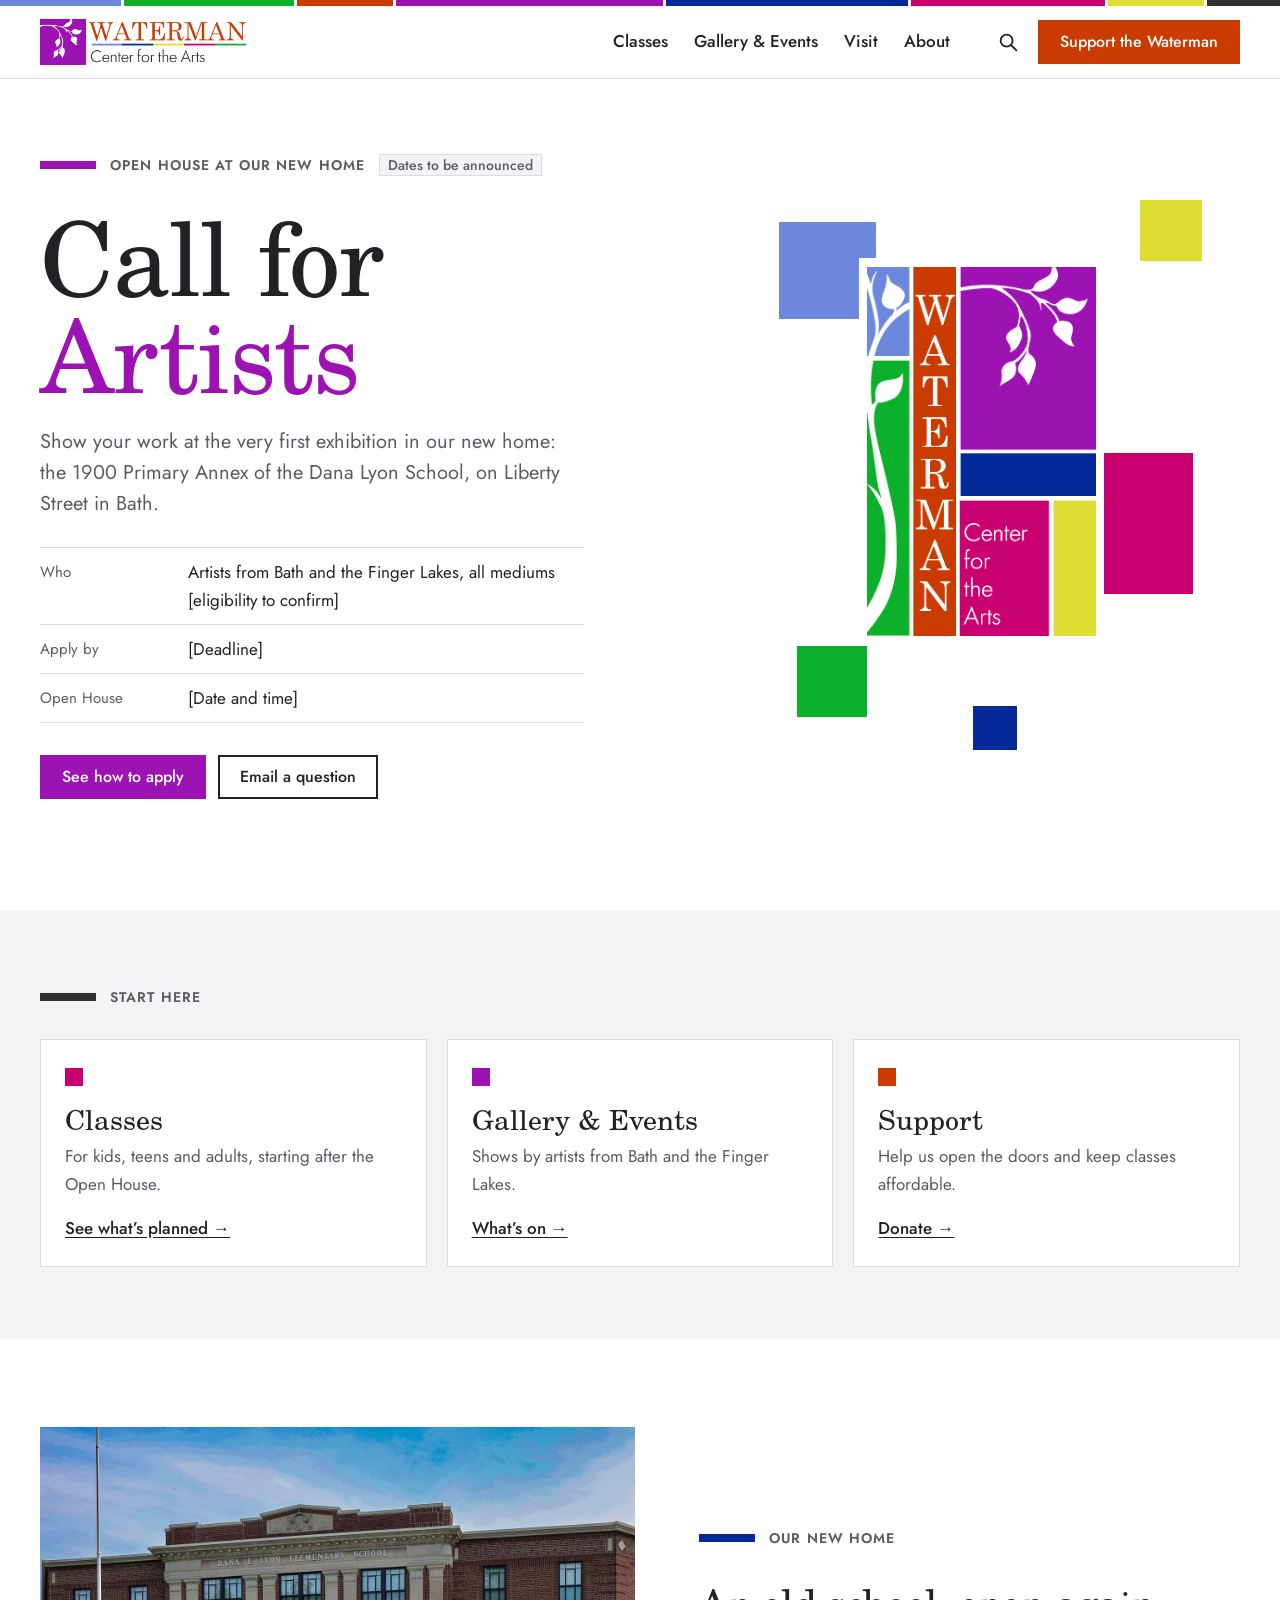
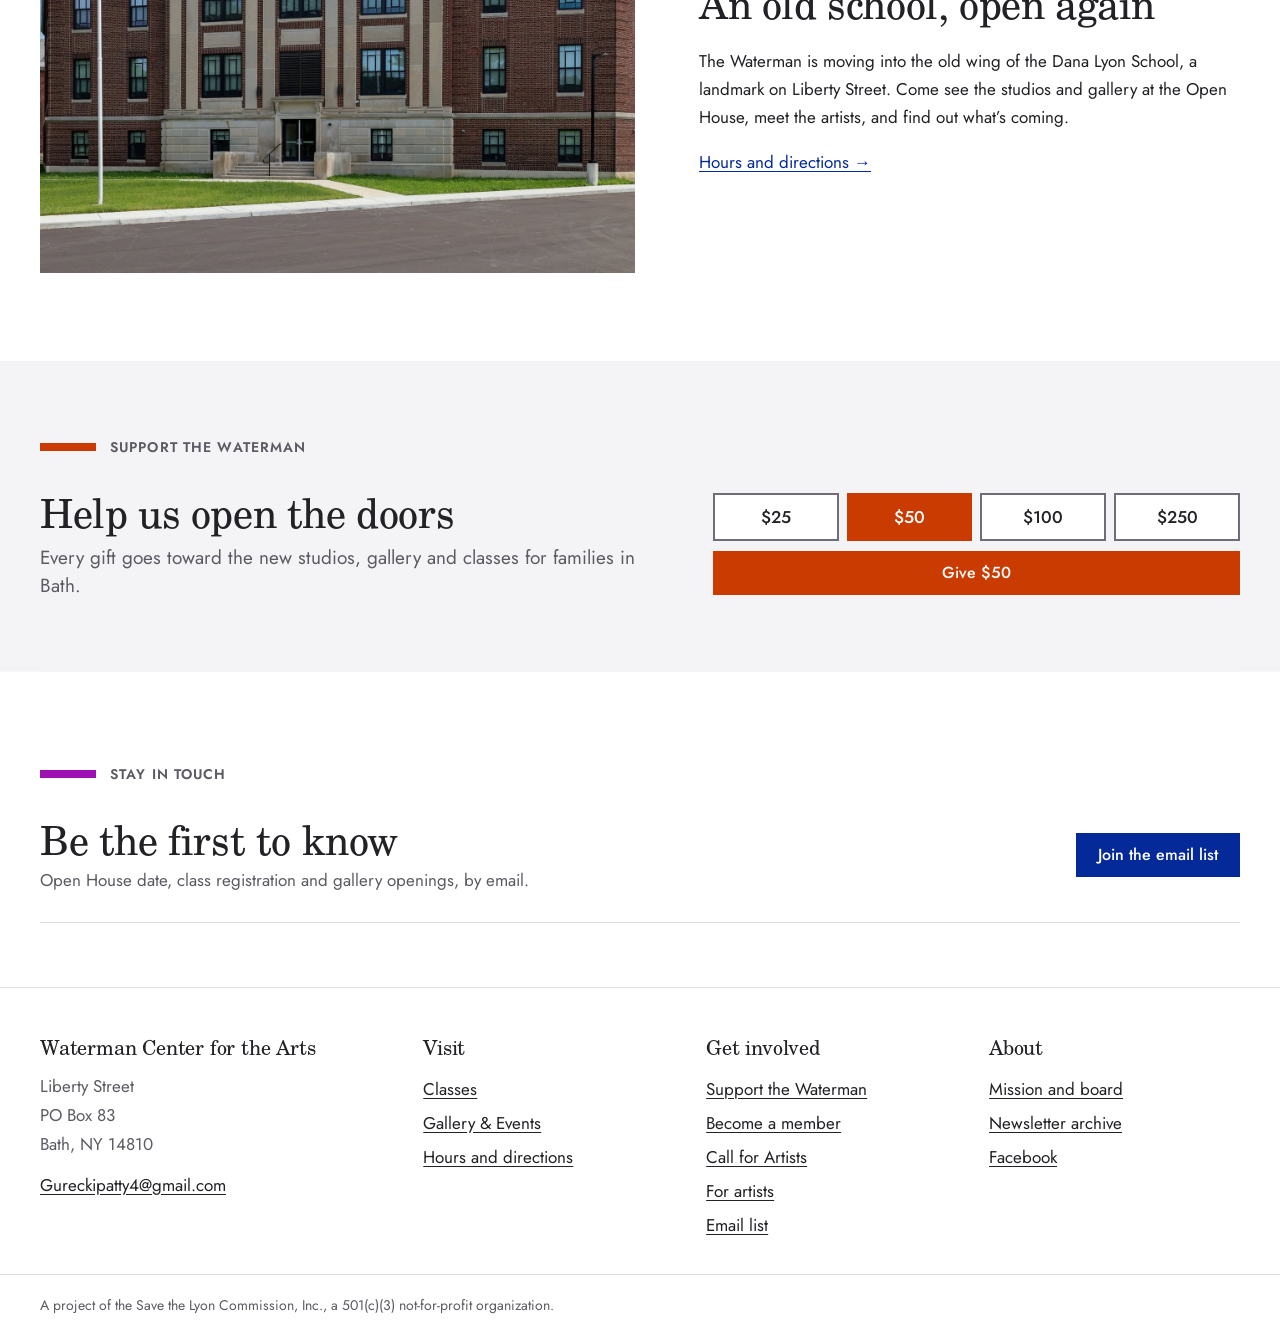
<file: index.html>
<!doctype html>
<html lang="en">
<head>
<meta charset="utf-8">
<meta name="viewport" content="width=device-width, initial-scale=1, viewport-fit=cover">
<title>Waterman Center for the Arts | Bath, New York</title>
<meta name="description" content="A community arts center in Bath, New York. Call for Artists for our Open House, classes for every age, gallery shows and events.">
<link rel="icon" href="images/waterman-icon.png">
<link rel="preconnect" href="https://fonts.googleapis.com">
<link rel="preconnect" href="https://fonts.gstatic.com" crossorigin>
<link href="https://fonts.googleapis.com/css2?family=Jost:wght@400;500;600&display=swap" rel="stylesheet">
<link rel="stylesheet" href="css/styles.css">
</head>
<body data-page="home">
<a class="skip" href="#main">Skip to content</a>
<header class="site">
  <div class="strip" aria-hidden="true"><i style="background:var(--periwinkle);flex-grow:1"></i><i style="background:var(--green);flex-grow:1.4"></i><i style="background:var(--rust);flex-grow:.8"></i><i style="background:var(--purple);flex-grow:2.2"></i><i style="background:var(--cobalt);flex-grow:2"></i><i style="background:var(--magenta);flex-grow:1.6"></i><i style="background:var(--chartreuse);flex-grow:.8"></i><i style="background:var(--charcoal);flex-grow:.6"></i></div>
  <div class="wrap bar">
    <a class="brand" href="index.html"><picture><source media="(prefers-color-scheme: dark)" srcset="images/waterman-horizontal-reversed.png"><img src="images/waterman-horizontal.png" alt="Waterman Center for the Arts, home" width="726" height="162"></picture></a>
    <nav class="main" id="nav" aria-label="Main">
      <ul>
        <li><a href="classes.html">Classes</a></li>
                <li><a href="gallery.html">Gallery &amp; Events</a></li>
        <li><a href="visit.html">Visit</a></li>
        <li><a href="about.html">About</a></li>
      </ul>
    </nav>
    <div class="actions">
      <button class="search-btn" type="button" aria-label="Search" aria-expanded="false" aria-controls="search-panel"><svg viewBox="0 0 24 24" width="22" height="22" aria-hidden="true" fill="none" stroke="currentColor" stroke-width="2" stroke-linecap="square"><circle cx="10.5" cy="10.5" r="6.5"/><path d="M15.5 15.5 21 21"/></svg></button>
      <a class="btn btn-give" href="support.html">Support<span class="long">&nbsp;the Waterman</span></a>
      <button class="menu-btn" type="button" aria-expanded="false" aria-controls="nav">Menu</button>
    </div>
  </div>
  <div class="search-panel" id="search-panel" hidden>
    <div class="wrap">
      <form class="search-form" role="search" onsubmit="return false">
        <label for="q" class="sr">Search the site</label>
        <svg viewBox="0 0 24 24" width="22" height="22" aria-hidden="true" fill="none" stroke="currentColor" stroke-width="2" stroke-linecap="square"><circle cx="10.5" cy="10.5" r="6.5"/><path d="M15.5 15.5 21 21"/></svg>
        <input id="q" type="search" placeholder="Search classes, events, the Call for Artists…" autocomplete="off">
        <button type="button" class="search-close">Close</button>
      </form>
      <p class="search-hint" id="search-status" aria-live="polite">Try “clay”, “kids”, “open house” or “hours”.</p>
      <ul class="search-results" id="search-results"></ul>
    </div>
  </div>
</header>

<main id="main">

  <section class="hero2" aria-labelledby="h-call">
    <div class="wrap hero2-grid">
      <div class="hero2-copy">
        <div class="secbar" style="--bar:var(--purple)"><span>Open House at our new home</span><span class="tag" style="text-transform:none;letter-spacing:0;font-weight:500">Dates to be announced</span></div>
        <h1 id="h-call">Call for <em>Artists</em></h1>
        <p class="lede">Show your work at the very first exhibition in our new home: the 1900 Primary Annex of the Dana Lyon School, on Liberty Street in Bath.</p>
        <dl class="keyfacts">
          <div><dt>Who</dt><dd>Artists from Bath and the Finger Lakes, all mediums [eligibility to confirm]</dd></div>
          <div><dt>Apply by</dt><dd>[Deadline]</dd></div>
          <div><dt>Open House</dt><dd>[Date and time]</dd></div>
        </dl>
        <div class="cta">
          <a class="btn btn-gallery" href="call-for-artists.html">See how to apply</a>
          <a class="btn btn-outline" href="mailto:Gureckipatty4@gmail.com?subject=Call%20for%20Artists">Email a question</a>
        </div>
      </div>
      <div class="hero2-art" aria-hidden="true">
        <span class="fb fb1"></span><span class="fb fb2"></span><span class="fb fb3"></span><span class="fb fb4"></span><span class="fb fb5"></span>
        <img class="hero2-logo" src="images/waterman-vertical-color.png" alt="" width="493" height="797">
      </div>
    </div>
  </section>

  <div class="wrap">
    <section class="band alt" aria-labelledby="h-doors">
      <div class="secbar" style="--bar:var(--charcoal)"><span id="h-doors">Start here</span></div>
      <div class="doors">
        <a class="door" href="classes.html"><span class="chip" style="background:var(--magenta)"></span><strong>Classes</strong><span>For kids, teens and adults, starting after the Open House.</span><span class="go">See what’s planned →</span></a>
        <a class="door" href="gallery.html"><span class="chip" style="background:var(--purple)"></span><strong>Gallery &amp; Events</strong><span>Shows by artists from Bath and the Finger Lakes.</span><span class="go">What’s on →</span></a>
        <a class="door" href="support.html"><span class="chip" style="background:var(--rust)"></span><strong>Support</strong><span>Help us open the doors and keep classes affordable.</span><span class="go">Donate →</span></a>
      </div>
    </section>

    <section class="band" aria-labelledby="h-place">
      <div class="place">
        <div class="place-media"><img src="images/dana-lyon-school.jpg" alt="The Dana L. Lyon School on Liberty Street, Bath"></div>
        <div class="place-copy">
          <div class="secbar" style="--bar:var(--cobalt)"><span>Our new home</span></div>
          <h2 id="h-place">An old school, open again</h2>
          <p>The Waterman is moving into the old wing of the Dana Lyon School, a landmark on Liberty Street. Come see the studios and gallery at the Open House, meet the artists, and find out what’s coming.</p>
          <a href="visit.html">Hours and directions →</a>
        </div>
      </div>
    </section>

    <section class="band alt">
      <div class="secbar" style="--bar:var(--rust)"><span>Support the Waterman</span></div>
      <div class="give2" aria-labelledby="h-give">
        <div>
          <h2 id="h-give">Help us open the doors</h2>
          <p class="muted">Every gift goes toward the new studios, gallery and classes for families in Bath.</p>
        </div>
        <div>
          <div class="amts" role="group" aria-label="Gift amount" data-amts>
            <button type="button" aria-pressed="false" data-amt="25">$25</button>
            <button type="button" aria-pressed="true" data-amt="50">$50</button>
            <button type="button" aria-pressed="false" data-amt="100">$100</button>
            <button type="button" aria-pressed="false" data-amt="250">$250</button>
          </div>
          <a class="btn btn-give gobtn" href="support.html?amount=50" data-give>Give $50</a>
        </div>
      </div>
    </section>

    <section class="band">
      <div class="secbar" style="--bar:var(--purple)"><span>Stay in touch</span></div>
      <div class="signup">
        <div><h2>Be the first to know</h2><p class="muted">Open House date, class registration and gallery openings, by email.</p></div>
        <a class="btn btn-primary" href="mailto:Gureckipatty4@gmail.com?subject=Add%20me%20to%20the%20Waterman%20email%20list">Join the email list</a>
      </div>
    </section>
  </div>
</main>

<footer class="site">
  <div class="wrap cols">
    <div>
      <h2>Waterman Center for the Arts</h2>
      <address class="address">Liberty Street<br>PO Box 83<br>Bath, NY 14810</address>
      <p style="margin-top:12px"><a href="mailto:Gureckipatty4@gmail.com">Gureckipatty4@gmail.com</a></p>
    </div>
    <div><h2>Visit</h2><ul><li><a href="classes.html">Classes</a></li><li><a href="gallery.html">Gallery &amp; Events</a></li><li><a href="visit.html">Hours and directions</a></li></ul></div>
    <div><h2>Get involved</h2><ul><li><a href="support.html">Support the Waterman</a></li><li><a href="support.html">Become a member</a></li><li><a href="call-for-artists.html">Call for Artists</a></li><li><a href="about.html#artists">For artists</a></li><li><a href="mailto:Gureckipatty4@gmail.com?subject=Add%20me%20to%20the%20Waterman%20email%20list">Email list</a></li></ul></div>
    <div><h2>About</h2><ul><li><a href="about.html">Mission and board</a></li><li><a href="about.html#archive">Newsletter archive</a></li><li><a href="https://www.facebook.com/Save-the-LyonWaterman-Arts-Centre-255242411162352/">Facebook</a></li></ul></div>
  </div>
  <div class="wrap legal">A project of the Save the Lyon Commission, Inc., a 501(c)(3) not-for-profit organization.</div>
</footer>

<script src="js/data.js"></script>
<script src="js/search-index.js"></script>
<script src="js/main.js"></script>
</body>
</html>
</file>
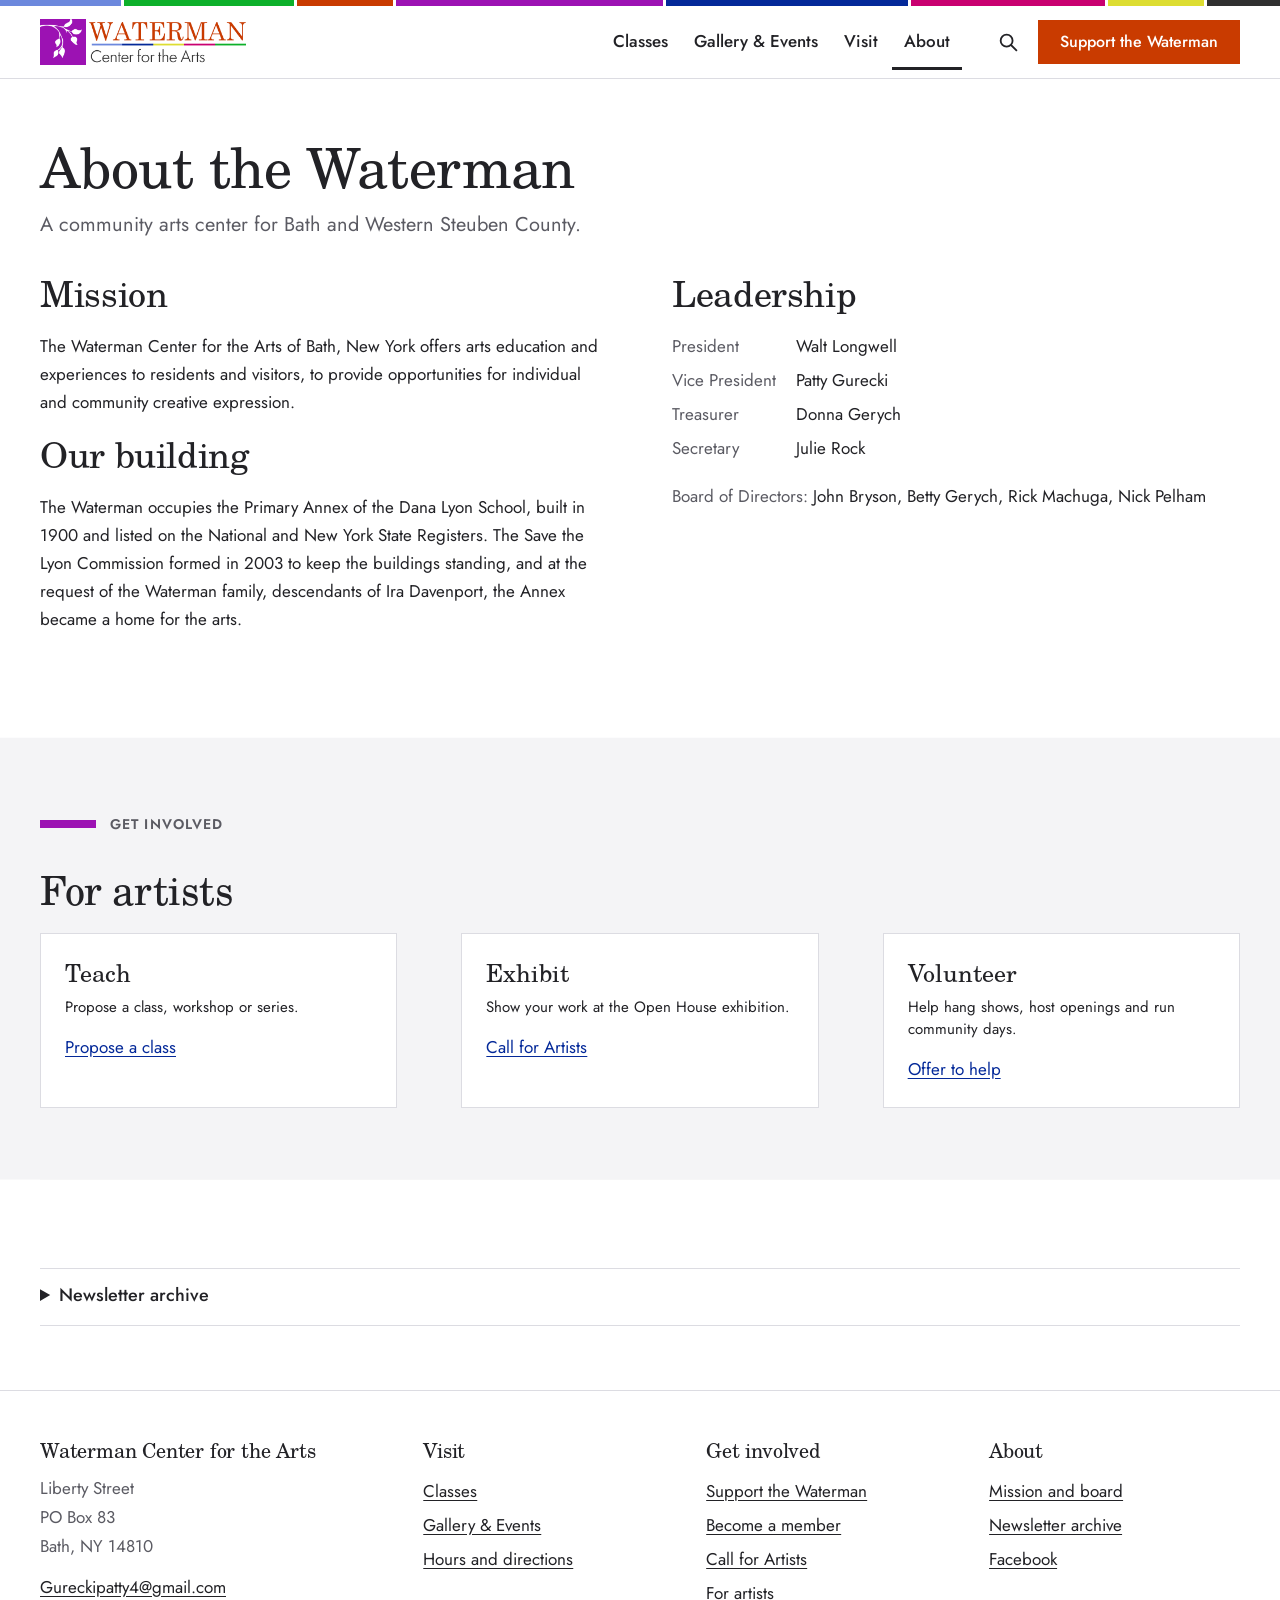
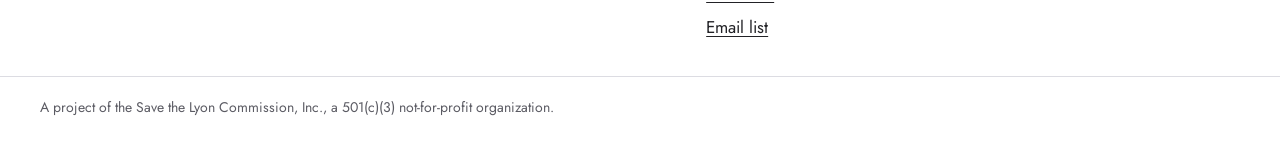
<file: about.html>
<!doctype html>
<html lang="en">
<head>
<meta charset="utf-8">
<meta name="viewport" content="width=device-width, initial-scale=1, viewport-fit=cover">
<title>About | Waterman Center for the Arts</title>
<meta name="description" content="Mission, building history and leadership of the Waterman Center for the Arts.">
<link rel="icon" href="images/waterman-icon.png">
<link rel="preconnect" href="https://fonts.googleapis.com">
<link rel="preconnect" href="https://fonts.gstatic.com" crossorigin>
<link href="https://fonts.googleapis.com/css2?family=Jost:wght@400;500;600&display=swap" rel="stylesheet">
<link rel="stylesheet" href="css/styles.css">
</head>
<body data-page="about">
<a class="skip" href="#main">Skip to content</a>
<header class="site">
  <div class="strip" aria-hidden="true"><i style="background:var(--periwinkle);flex-grow:1"></i><i style="background:var(--green);flex-grow:1.4"></i><i style="background:var(--rust);flex-grow:.8"></i><i style="background:var(--purple);flex-grow:2.2"></i><i style="background:var(--cobalt);flex-grow:2"></i><i style="background:var(--magenta);flex-grow:1.6"></i><i style="background:var(--chartreuse);flex-grow:.8"></i><i style="background:var(--charcoal);flex-grow:.6"></i></div>
  <div class="wrap bar">
    <a class="brand" href="index.html"><picture><source media="(prefers-color-scheme: dark)" srcset="images/waterman-horizontal-reversed.png"><img src="images/waterman-horizontal.png" alt="Waterman Center for the Arts, home" width="726" height="162"></picture></a>
    <nav class="main" id="nav" aria-label="Main">
      <ul>
        <li><a href="classes.html">Classes</a></li>
                <li><a href="gallery.html">Gallery &amp; Events</a></li>
        <li><a href="visit.html">Visit</a></li>
        <li><a href="about.html" aria-current="page">About</a></li>
      </ul>
    </nav>
    <div class="actions">
      <button class="search-btn" type="button" aria-label="Search" aria-expanded="false" aria-controls="search-panel"><svg viewBox="0 0 24 24" width="22" height="22" aria-hidden="true" fill="none" stroke="currentColor" stroke-width="2" stroke-linecap="square"><circle cx="10.5" cy="10.5" r="6.5"/><path d="M15.5 15.5 21 21"/></svg></button>
      <a class="btn btn-give" href="support.html">Support<span class="long">&nbsp;the Waterman</span></a>
      <button class="menu-btn" type="button" aria-expanded="false" aria-controls="nav">Menu</button>
    </div>
  </div>
  <div class="search-panel" id="search-panel" hidden>
    <div class="wrap">
      <form class="search-form" role="search" onsubmit="return false">
        <label for="q" class="sr">Search the site</label>
        <svg viewBox="0 0 24 24" width="22" height="22" aria-hidden="true" fill="none" stroke="currentColor" stroke-width="2" stroke-linecap="square"><circle cx="10.5" cy="10.5" r="6.5"/><path d="M15.5 15.5 21 21"/></svg>
        <input id="q" type="search" placeholder="Search classes, events, the Call for Artists…" autocomplete="off">
        <button type="button" class="search-close">Close</button>
      </form>
      <p class="search-hint" id="search-status" aria-live="polite">Try “clay”, “kids”, “open house” or “hours”.</p>
      <ul class="search-results" id="search-results"></ul>
    </div>
  </div>
</header>

<main id="main" style="--accent:var(--cobalt)">

  <div class="wrap">
    <div class="pagehead"><div><h1>About the Waterman</h1><p class="lede prose">A community arts center for Bath and Western Steuben County.</p></div></div>
    <div class="split">
      <div class="prose">
        <h2>Mission</h2>
        <p>The Waterman Center for the Arts of Bath, New York offers arts education and experiences to residents and visitors, to provide opportunities for individual and community creative expression.</p>
        <h2>Our building</h2>
        <p>The Waterman occupies the Primary Annex of the Dana Lyon School, built in 1900 and listed on the National and New York State Registers. The Save the Lyon Commission formed in 2003 to keep the buildings standing, and at the request of the Waterman family, descendants of Ira Davenport, the Annex became a home for the arts.</p>
      </div>
      <div>
        <h2>Leadership</h2>
        <dl class="facts"><dt>President</dt><dd>Walt Longwell</dd><dt>Vice President</dt><dd>Patty Gurecki</dd><dt>Treasurer</dt><dd>Donna Gerych</dd><dt>Secretary</dt><dd>Julie Rock</dd></dl>
        <p><span class="muted">Board of Directors:</span> John Bryson, Betty Gerych, Rick Machuga, Nick Pelham</p>
      </div>
    </div>
    <section class="band alt" id="artists" aria-labelledby="h-artists">
      <div class="secbar" style="--bar:var(--purple)"><span>Get involved</span></div>
      <h2 id="h-artists">For artists</h2>
      <div class="split" style="grid-template-columns:repeat(3,minmax(0,1fr))">
        <div class="aside"><h3>Teach</h3><p class="small">Propose a class, workshop or series.</p><a href="mailto:Gureckipatty4@gmail.com?subject=Class%20proposal">Propose a class</a></div>
        <div class="aside"><h3>Exhibit</h3><p class="small">Show your work at the Open House exhibition.</p><a href="call-for-artists.html">Call for Artists</a></div>
        <div class="aside"><h3>Volunteer</h3><p class="small">Help hang shows, host openings and run community days.</p><a href="mailto:Gureckipatty4@gmail.com?subject=Volunteering">Offer to help</a></div>
      </div>
    </section>
    <section class="band" id="archive">
      <details>
        <summary>Newsletter archive</summary>
        <ul class="plain" style="columns:2 260px;column-gap:40px;margin-top:12px">
<li><a href="http://watermancenterforthearts.org/wp-content/uploads/2022/03/2020-newslettercomplete.pdf">2020 Newsletter</a></li>
<li><a href="http://watermancenterforthearts.org/wp-content/uploads/2022/02/2019-Newsletter.pdf">2019 End of Year Newsletter</a></li>
<li><a href="http://watermancenterforthearts.org/wp-content/uploads/2019/11/2019-newsletter.pdf">2019 Spring Newsletter</a></li>
<li><a href="http://watermancenterforthearts.org/wp-content/uploads/2019/11/2016-newsletter.pdf">2016 End of Year Newsletter</a></li>
<li><a href="http://watermancenterforthearts.org/wp-content/uploads/2019/11/2015-newsletter.pdf">2015 End of Year Newsletter</a></li>
<li><a href="http://watermancenterforthearts.org/wp-content/uploads/2019/11/stlc2013news.pdf">2013 End of Year Newsletter</a></li>
<li><a href="http://watermancenterforthearts.org/wp-content/uploads/2019/11/2013-Lyon-Newsletter.pdf">2013 Spring Newsletter</a></li>
<li><a href="http://watermancenterforthearts.org/wp-content/uploads/2019/11/Waterman-January-Newsletter-2012.pdf">2012 Newsletter</a></li>
<li><a href="http://watermancenterforthearts.org/wp-content/uploads/2019/11/nov2010-newsletter.pdf">2010 Newsletter</a></li>
<li><a href="http://watermancenterforthearts.org/wp-content/uploads/2021/05/stlc2005julyaugnewsletter.pdf">2005 July/August Newsletter</a></li>
<li><a href="http://watermancenterforthearts.org/wp-content/uploads/2021/05/stlc2005newsletter.pdf">2005 February Newsletter</a></li>
        </ul>
      </details>
    </section>
  </div>
</main>

<footer class="site">
  <div class="wrap cols">
    <div>
      <h2>Waterman Center for the Arts</h2>
      <address class="address">Liberty Street<br>PO Box 83<br>Bath, NY 14810</address>
      <p style="margin-top:12px"><a href="mailto:Gureckipatty4@gmail.com">Gureckipatty4@gmail.com</a></p>
    </div>
    <div><h2>Visit</h2><ul><li><a href="classes.html">Classes</a></li><li><a href="gallery.html">Gallery &amp; Events</a></li><li><a href="visit.html">Hours and directions</a></li></ul></div>
    <div><h2>Get involved</h2><ul><li><a href="support.html">Support the Waterman</a></li><li><a href="support.html">Become a member</a></li><li><a href="call-for-artists.html">Call for Artists</a></li><li><a href="about.html#artists">For artists</a></li><li><a href="mailto:Gureckipatty4@gmail.com?subject=Add%20me%20to%20the%20Waterman%20email%20list">Email list</a></li></ul></div>
    <div><h2>About</h2><ul><li><a href="about.html">Mission and board</a></li><li><a href="about.html#archive">Newsletter archive</a></li><li><a href="https://www.facebook.com/Save-the-LyonWaterman-Arts-Centre-255242411162352/">Facebook</a></li></ul></div>
  </div>
  <div class="wrap legal">A project of the Save the Lyon Commission, Inc., a 501(c)(3) not-for-profit organization.</div>
</footer>

<script src="js/data.js"></script>
<script src="js/search-index.js"></script>
<script src="js/main.js"></script>
</body>
</html>
</file>
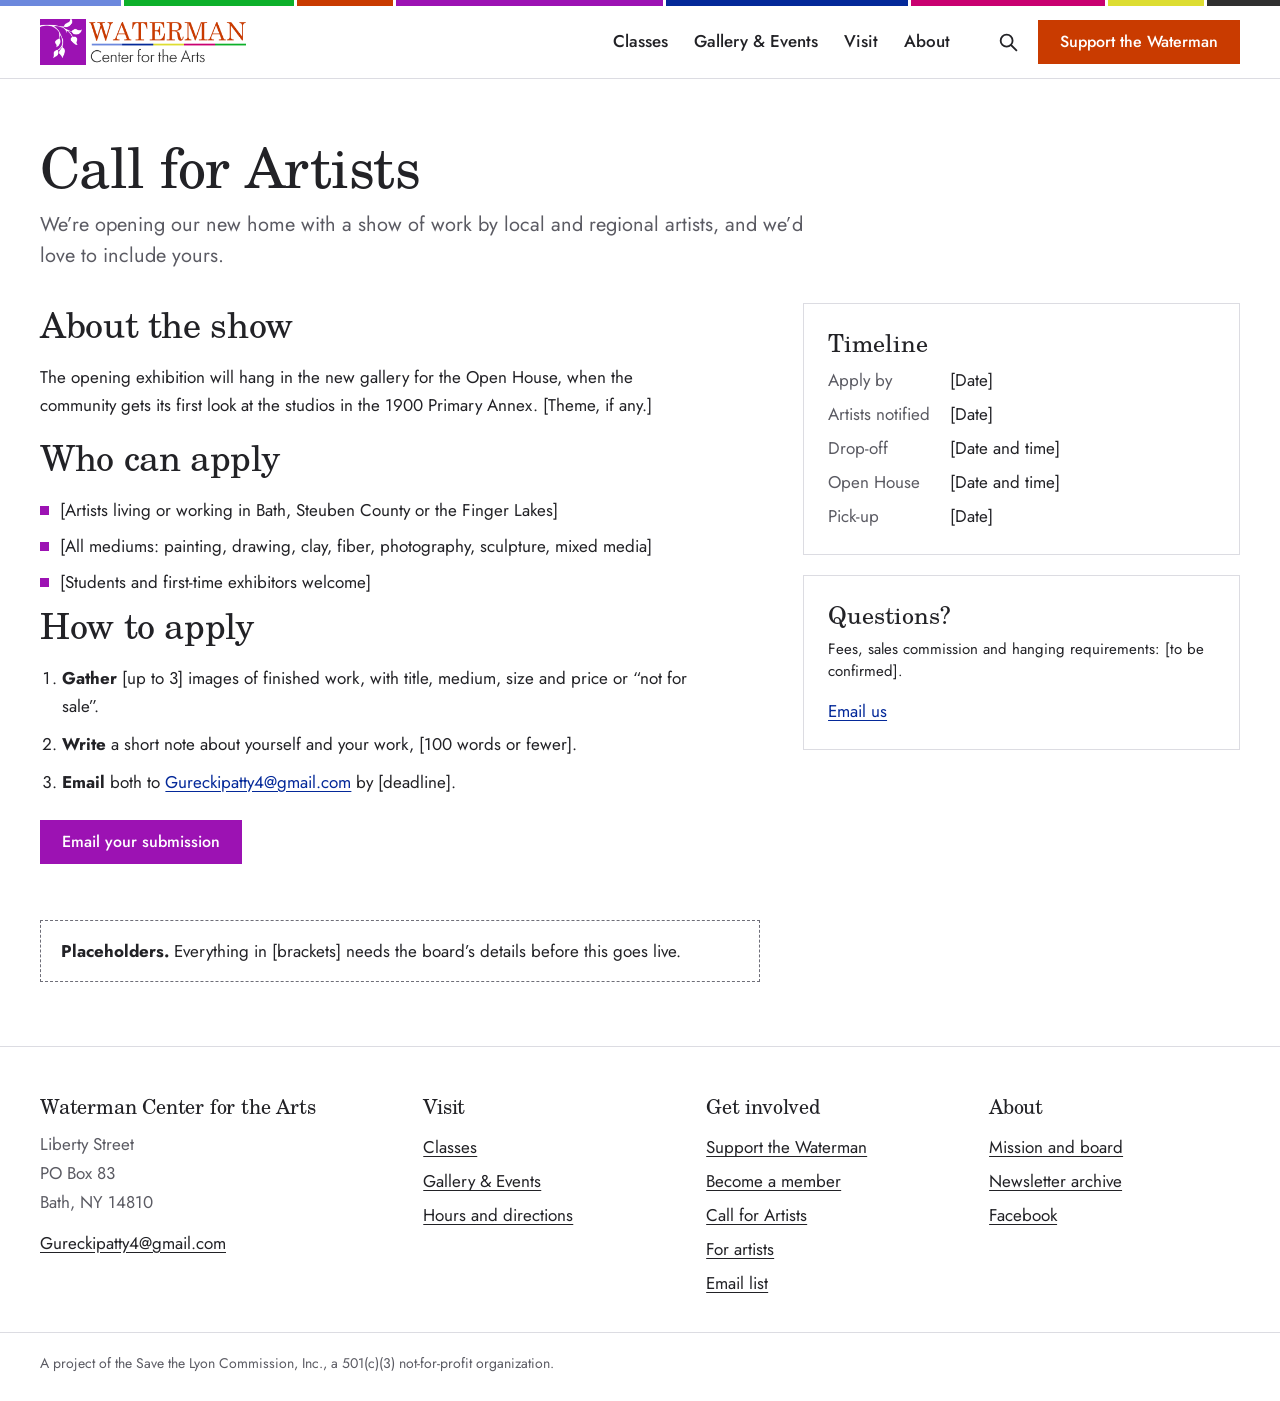
<file: call-for-artists.html>
<!doctype html>
<html lang="en">
<head>
<meta charset="utf-8">
<meta name="viewport" content="width=device-width, initial-scale=1, viewport-fit=cover">
<title>Call for Artists | Waterman Center for the Arts</title>
<meta name="description" content="Show your work at the opening exhibition in our new home on Liberty Street in Bath.">
<link rel="icon" href="images/waterman-icon.png">
<link rel="preconnect" href="https://fonts.googleapis.com">
<link rel="preconnect" href="https://fonts.gstatic.com" crossorigin>
<link href="https://fonts.googleapis.com/css2?family=Jost:wght@400;500;600&display=swap" rel="stylesheet">
<link rel="stylesheet" href="css/styles.css">
</head>
<body data-page="call">
<a class="skip" href="#main">Skip to content</a>
<header class="site">
  <div class="strip" aria-hidden="true"><i style="background:var(--periwinkle);flex-grow:1"></i><i style="background:var(--green);flex-grow:1.4"></i><i style="background:var(--rust);flex-grow:.8"></i><i style="background:var(--purple);flex-grow:2.2"></i><i style="background:var(--cobalt);flex-grow:2"></i><i style="background:var(--magenta);flex-grow:1.6"></i><i style="background:var(--chartreuse);flex-grow:.8"></i><i style="background:var(--charcoal);flex-grow:.6"></i></div>
  <div class="wrap bar">
    <a class="brand" href="index.html"><picture><source media="(prefers-color-scheme: dark)" srcset="images/waterman-horizontal-reversed.png"><img src="images/waterman-horizontal.png" alt="Waterman Center for the Arts, home" width="726" height="162"></picture></a>
    <nav class="main" id="nav" aria-label="Main">
      <ul>
        <li><a href="classes.html">Classes</a></li>
                <li><a href="gallery.html">Gallery &amp; Events</a></li>
        <li><a href="visit.html">Visit</a></li>
        <li><a href="about.html">About</a></li>
      </ul>
    </nav>
    <div class="actions">
      <button class="search-btn" type="button" aria-label="Search" aria-expanded="false" aria-controls="search-panel"><svg viewBox="0 0 24 24" width="22" height="22" aria-hidden="true" fill="none" stroke="currentColor" stroke-width="2" stroke-linecap="square"><circle cx="10.5" cy="10.5" r="6.5"/><path d="M15.5 15.5 21 21"/></svg></button>
      <a class="btn btn-give" href="support.html">Support<span class="long">&nbsp;the Waterman</span></a>
      <button class="menu-btn" type="button" aria-expanded="false" aria-controls="nav">Menu</button>
    </div>
  </div>
  <div class="search-panel" id="search-panel" hidden>
    <div class="wrap">
      <form class="search-form" role="search" onsubmit="return false">
        <label for="q" class="sr">Search the site</label>
        <svg viewBox="0 0 24 24" width="22" height="22" aria-hidden="true" fill="none" stroke="currentColor" stroke-width="2" stroke-linecap="square"><circle cx="10.5" cy="10.5" r="6.5"/><path d="M15.5 15.5 21 21"/></svg>
        <input id="q" type="search" placeholder="Search classes, events, the Call for Artists…" autocomplete="off">
        <button type="button" class="search-close">Close</button>
      </form>
      <p class="search-hint" id="search-status" aria-live="polite">Try “clay”, “kids”, “open house” or “hours”.</p>
      <ul class="search-results" id="search-results"></ul>
    </div>
  </div>
</header>

<main id="main" style="--accent:var(--section-gallery)">

  <div class="wrap">
    <div class="pagehead"><div><h1>Call for Artists</h1><p class="lede prose">We’re opening our new home with a show of work by local and regional artists, and we’d love to include yours.</p></div></div>
    <div class="split" style="grid-template-columns:minmax(0,1.6fr) minmax(0,1fr)">
      <div class="prose">
        <h2>About the show</h2>
        <p>The opening exhibition will hang in the new gallery for the Open House, when the community gets its first look at the studios in the 1900 Primary Annex. [Theme, if any.]</p>
        <h2>Who can apply</h2>
        <ul class="dots" style="--accent:var(--purple)">
          <li>[Artists living or working in Bath, Steuben County or the Finger Lakes]</li>
          <li>[All mediums: painting, drawing, clay, fiber, photography, sculpture, mixed media]</li>
          <li>[Students and first-time exhibitors welcome]</li>
        </ul>
        <h2>How to apply</h2>
        <ol class="steps">
          <li><strong>Gather</strong> [up to 3] images of finished work, with title, medium, size and price or “not for sale”.</li>
          <li><strong>Write</strong> a short note about yourself and your work, [100 words or fewer].</li>
          <li><strong>Email</strong> both to <a href="mailto:Gureckipatty4@gmail.com?subject=Call%20for%20Artists%20submission">Gureckipatty4@gmail.com</a> by [deadline].</li>
        </ol>
        <a class="btn btn-gallery" href="mailto:Gureckipatty4@gmail.com?subject=Call%20for%20Artists%20submission">Email your submission</a>
      </div>
      <aside>
        <div class="aside">
          <h3>Timeline</h3>
          <dl class="facts" style="margin:0">
            <dt>Apply by</dt><dd>[Date]</dd>
            <dt>Artists notified</dt><dd>[Date]</dd>
            <dt>Drop-off</dt><dd>[Date and time]</dd>
            <dt>Open House</dt><dd>[Date and time]</dd>
            <dt>Pick-up</dt><dd>[Date]</dd>
          </dl>
        </div>
        <div class="aside" style="margin-top:20px">
          <h3>Questions?</h3>
          <p class="small">Fees, sales commission and hanging requirements: [to be confirmed].</p>
          <a href="mailto:Gureckipatty4@gmail.com?subject=Call%20for%20Artists%20question">Email us</a>
        </div>
      </aside>
    </div>
    <div class="note" style="margin:56px 0 0"><p><strong>Placeholders.</strong> Everything in [brackets] needs the board’s details before this goes live.</p></div>
  </div>
</main>

<footer class="site">
  <div class="wrap cols">
    <div>
      <h2>Waterman Center for the Arts</h2>
      <address class="address">Liberty Street<br>PO Box 83<br>Bath, NY 14810</address>
      <p style="margin-top:12px"><a href="mailto:Gureckipatty4@gmail.com">Gureckipatty4@gmail.com</a></p>
    </div>
    <div><h2>Visit</h2><ul><li><a href="classes.html">Classes</a></li><li><a href="gallery.html">Gallery &amp; Events</a></li><li><a href="visit.html">Hours and directions</a></li></ul></div>
    <div><h2>Get involved</h2><ul><li><a href="support.html">Support the Waterman</a></li><li><a href="support.html">Become a member</a></li><li><a href="call-for-artists.html">Call for Artists</a></li><li><a href="about.html#artists">For artists</a></li><li><a href="mailto:Gureckipatty4@gmail.com?subject=Add%20me%20to%20the%20Waterman%20email%20list">Email list</a></li></ul></div>
    <div><h2>About</h2><ul><li><a href="about.html">Mission and board</a></li><li><a href="about.html#archive">Newsletter archive</a></li><li><a href="https://www.facebook.com/Save-the-LyonWaterman-Arts-Centre-255242411162352/">Facebook</a></li></ul></div>
  </div>
  <div class="wrap legal">A project of the Save the Lyon Commission, Inc., a 501(c)(3) not-for-profit organization.</div>
</footer>

<script src="js/data.js"></script>
<script src="js/search-index.js"></script>
<script src="js/main.js"></script>
</body>
</html>
</file>
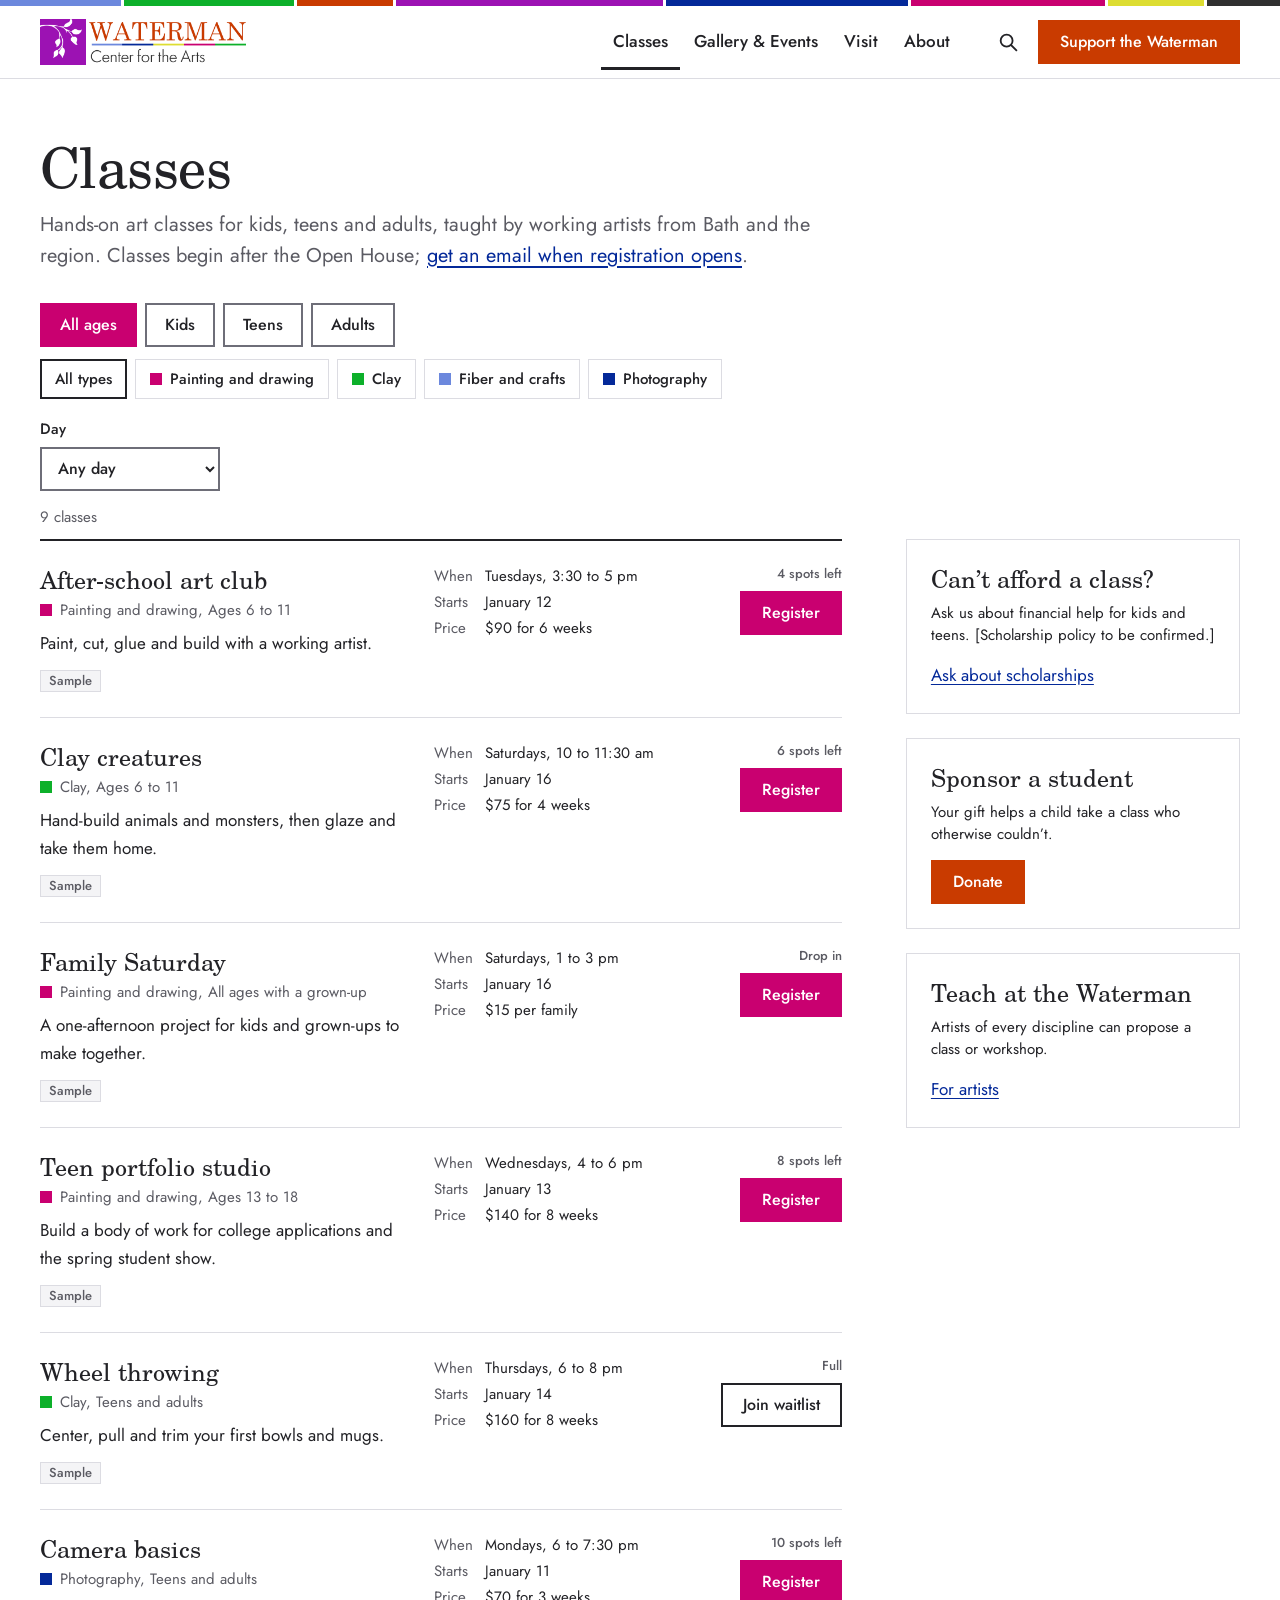
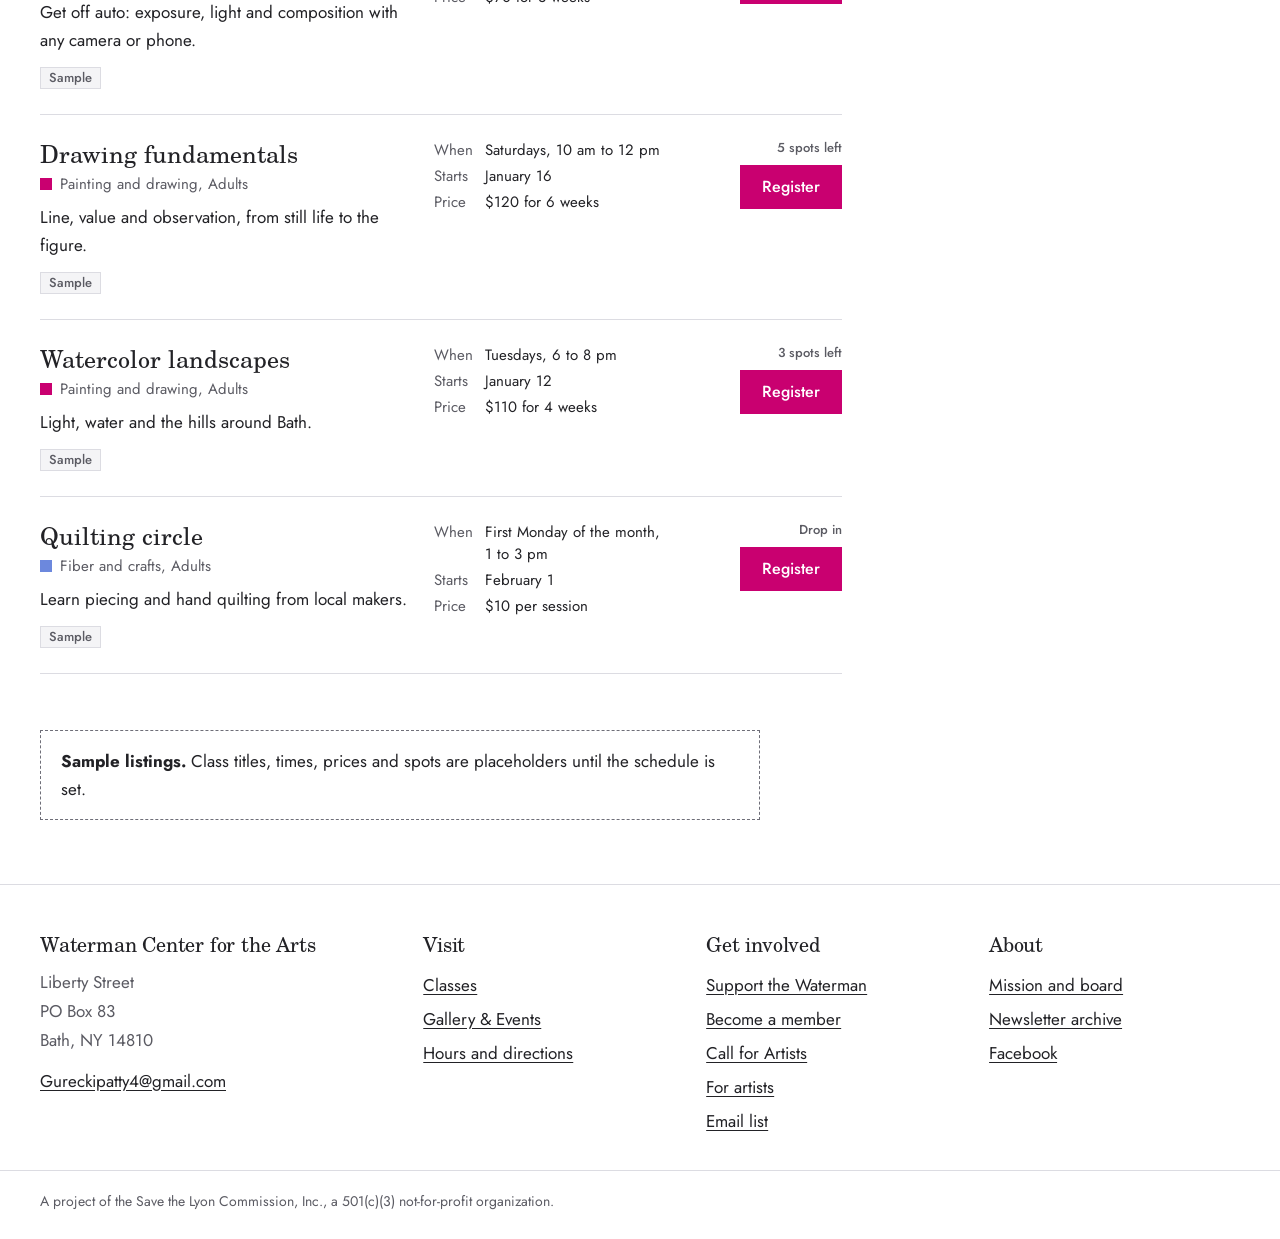
<file: classes.html>
<!doctype html>
<html lang="en">
<head>
<meta charset="utf-8">
<meta name="viewport" content="width=device-width, initial-scale=1, viewport-fit=cover">
<title>Classes | Waterman Center for the Arts</title>
<meta name="description" content="Art classes for kids, teens and adults in Bath, New York.">
<link rel="icon" href="images/waterman-icon.png">
<link rel="preconnect" href="https://fonts.googleapis.com">
<link rel="preconnect" href="https://fonts.gstatic.com" crossorigin>
<link href="https://fonts.googleapis.com/css2?family=Jost:wght@400;500;600&display=swap" rel="stylesheet">
<link rel="stylesheet" href="css/styles.css">
</head>
<body data-page="classes">
<a class="skip" href="#main">Skip to content</a>
<header class="site">
  <div class="strip" aria-hidden="true"><i style="background:var(--periwinkle);flex-grow:1"></i><i style="background:var(--green);flex-grow:1.4"></i><i style="background:var(--rust);flex-grow:.8"></i><i style="background:var(--purple);flex-grow:2.2"></i><i style="background:var(--cobalt);flex-grow:2"></i><i style="background:var(--magenta);flex-grow:1.6"></i><i style="background:var(--chartreuse);flex-grow:.8"></i><i style="background:var(--charcoal);flex-grow:.6"></i></div>
  <div class="wrap bar">
    <a class="brand" href="index.html"><picture><source media="(prefers-color-scheme: dark)" srcset="images/waterman-horizontal-reversed.png"><img src="images/waterman-horizontal.png" alt="Waterman Center for the Arts, home" width="726" height="162"></picture></a>
    <nav class="main" id="nav" aria-label="Main">
      <ul>
        <li><a href="classes.html" aria-current="page">Classes</a></li>
                <li><a href="gallery.html">Gallery &amp; Events</a></li>
        <li><a href="visit.html">Visit</a></li>
        <li><a href="about.html">About</a></li>
      </ul>
    </nav>
    <div class="actions">
      <button class="search-btn" type="button" aria-label="Search" aria-expanded="false" aria-controls="search-panel"><svg viewBox="0 0 24 24" width="22" height="22" aria-hidden="true" fill="none" stroke="currentColor" stroke-width="2" stroke-linecap="square"><circle cx="10.5" cy="10.5" r="6.5"/><path d="M15.5 15.5 21 21"/></svg></button>
      <a class="btn btn-give" href="support.html">Support<span class="long">&nbsp;the Waterman</span></a>
      <button class="menu-btn" type="button" aria-expanded="false" aria-controls="nav">Menu</button>
    </div>
  </div>
  <div class="search-panel" id="search-panel" hidden>
    <div class="wrap">
      <form class="search-form" role="search" onsubmit="return false">
        <label for="q" class="sr">Search the site</label>
        <svg viewBox="0 0 24 24" width="22" height="22" aria-hidden="true" fill="none" stroke="currentColor" stroke-width="2" stroke-linecap="square"><circle cx="10.5" cy="10.5" r="6.5"/><path d="M15.5 15.5 21 21"/></svg>
        <input id="q" type="search" placeholder="Search classes, events, the Call for Artists…" autocomplete="off">
        <button type="button" class="search-close">Close</button>
      </form>
      <p class="search-hint" id="search-status" aria-live="polite">Try “clay”, “kids”, “open house” or “hours”.</p>
      <ul class="search-results" id="search-results"></ul>
    </div>
  </div>
</header>

<main id="main" style="--accent:var(--section-classes)">

  <div class="wrap">
    <div class="pagehead"><div><h1>Classes</h1><p class="lede prose">Hands-on art classes for kids, teens and adults, taught by working artists from Bath and the region. Classes begin after the Open House; <a href="mailto:Gureckipatty4@gmail.com?subject=Class%20registration%20updates">get an email when registration opens</a>.</p></div></div>
    <div class="tabs" role="group" aria-label="Filter by age" data-tabs="classes">
      <button type="button" aria-pressed="true" data-age="all">All ages</button>
      <button type="button" aria-pressed="false" data-age="kids">Kids</button>
      <button type="button" aria-pressed="false" data-age="teens">Teens</button>
      <button type="button" aria-pressed="false" data-age="adults">Adults</button>
    </div>
    <div class="types" role="group" aria-label="Filter by type of art" id="f-type">
      <button type="button" aria-pressed="true" data-type="all">All types</button>
      <button type="button" aria-pressed="false" data-type="Painting and drawing"><span class="sq" style="background:var(--type-painting)"></span>Painting and drawing</button>
      <button type="button" aria-pressed="false" data-type="Clay"><span class="sq" style="background:var(--type-clay)"></span>Clay</button>
      <button type="button" aria-pressed="false" data-type="Fiber and crafts"><span class="sq" style="background:var(--type-fiber)"></span>Fiber and crafts</button>
      <button type="button" aria-pressed="false" data-type="Photography"><span class="sq" style="background:var(--type-photo)"></span>Photography</button>
    </div>
    <div class="filters">
      <label>Day
        <select id="f-day"><option value="all">Any day</option><option>Monday</option><option>Tuesday</option><option>Wednesday</option><option>Thursday</option><option>Saturday</option></select>
      </label>
    </div>
    <p class="count" id="class-count" aria-live="polite"></p>
    <div class="split" style="grid-template-columns:minmax(0,2.4fr) minmax(0,1fr);margin-top:8px">
      <div id="class-list"></div>
      <aside>
        <div class="aside" style="margin-bottom:24px">
          <h3>Can’t afford a class?</h3>
          <p class="small">Ask us about financial help for kids and teens. [Scholarship policy to be confirmed.]</p>
          <a href="mailto:Gureckipatty4@gmail.com?subject=Scholarship%20question">Ask about scholarships</a>
        </div>
        <div class="aside" style="margin-bottom:24px">
          <h3>Sponsor a student</h3>
          <p class="small">Your gift helps a child take a class who otherwise couldn’t.</p>
          <a class="btn btn-give" href="support.html">Donate</a>
        </div>
        <div class="aside">
          <h3>Teach at the Waterman</h3>
          <p class="small">Artists of every discipline can propose a class or workshop.</p>
          <a href="about.html#artists">For artists</a>
        </div>
      </aside>
    </div>
    <div class="note" style="margin:56px 0 0"><p><strong>Sample listings.</strong> Class titles, times, prices and spots are placeholders until the schedule is set.</p></div>
  </div>
</main>

<footer class="site">
  <div class="wrap cols">
    <div>
      <h2>Waterman Center for the Arts</h2>
      <address class="address">Liberty Street<br>PO Box 83<br>Bath, NY 14810</address>
      <p style="margin-top:12px"><a href="mailto:Gureckipatty4@gmail.com">Gureckipatty4@gmail.com</a></p>
    </div>
    <div><h2>Visit</h2><ul><li><a href="classes.html">Classes</a></li><li><a href="gallery.html">Gallery &amp; Events</a></li><li><a href="visit.html">Hours and directions</a></li></ul></div>
    <div><h2>Get involved</h2><ul><li><a href="support.html">Support the Waterman</a></li><li><a href="support.html">Become a member</a></li><li><a href="call-for-artists.html">Call for Artists</a></li><li><a href="about.html#artists">For artists</a></li><li><a href="mailto:Gureckipatty4@gmail.com?subject=Add%20me%20to%20the%20Waterman%20email%20list">Email list</a></li></ul></div>
    <div><h2>About</h2><ul><li><a href="about.html">Mission and board</a></li><li><a href="about.html#archive">Newsletter archive</a></li><li><a href="https://www.facebook.com/Save-the-LyonWaterman-Arts-Centre-255242411162352/">Facebook</a></li></ul></div>
  </div>
  <div class="wrap legal">A project of the Save the Lyon Commission, Inc., a 501(c)(3) not-for-profit organization.</div>
</footer>

<script src="js/data.js"></script>
<script src="js/search-index.js"></script>
<script src="js/main.js"></script>
</body>
</html>
</file>
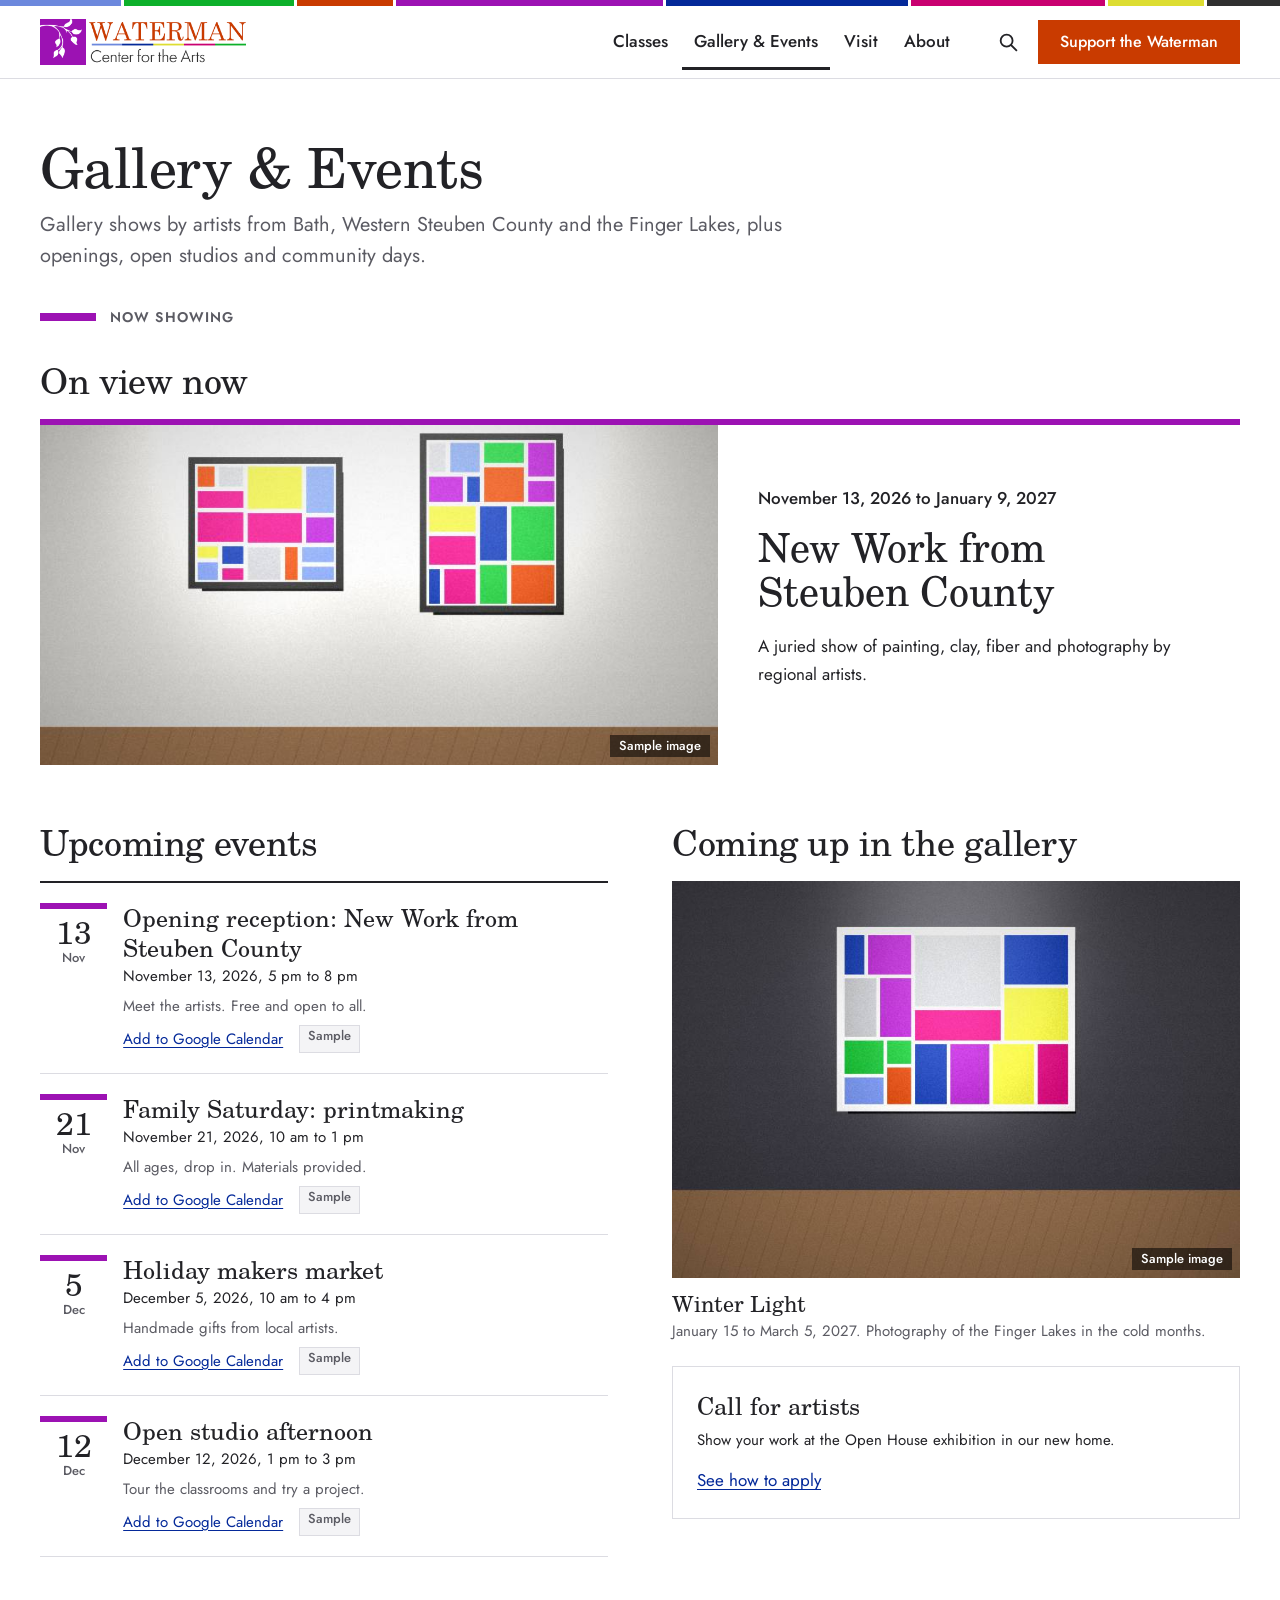
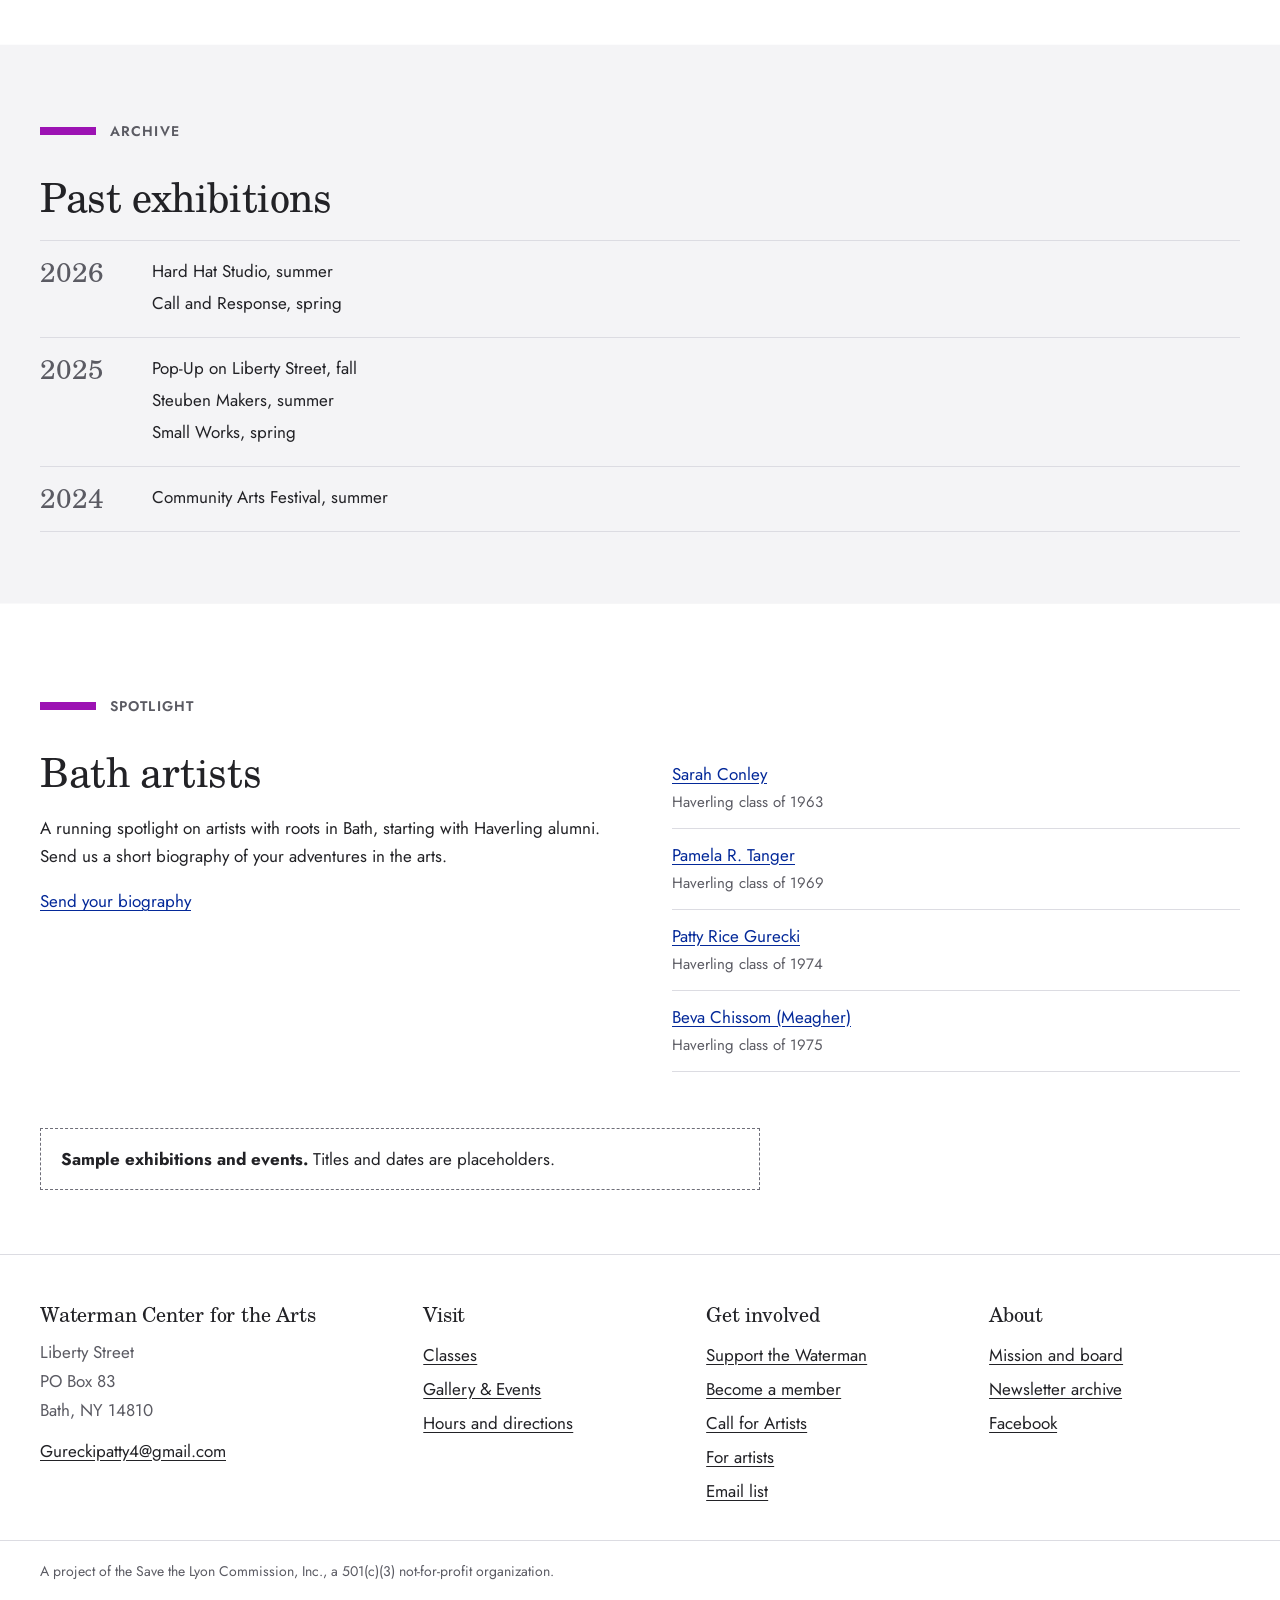
<file: gallery.html>
<!doctype html>
<html lang="en">
<head>
<meta charset="utf-8">
<meta name="viewport" content="width=device-width, initial-scale=1, viewport-fit=cover">
<title>Gallery &amp; Events | Waterman Center for the Arts</title>
<meta name="description" content="Gallery shows, openings and community events at the Waterman Center for the Arts.">
<link rel="icon" href="images/waterman-icon.png">
<link rel="preconnect" href="https://fonts.googleapis.com">
<link rel="preconnect" href="https://fonts.gstatic.com" crossorigin>
<link href="https://fonts.googleapis.com/css2?family=Jost:wght@400;500;600&display=swap" rel="stylesheet">
<link rel="stylesheet" href="css/styles.css">
</head>
<body data-page="gallery">
<a class="skip" href="#main">Skip to content</a>
<header class="site">
  <div class="strip" aria-hidden="true"><i style="background:var(--periwinkle);flex-grow:1"></i><i style="background:var(--green);flex-grow:1.4"></i><i style="background:var(--rust);flex-grow:.8"></i><i style="background:var(--purple);flex-grow:2.2"></i><i style="background:var(--cobalt);flex-grow:2"></i><i style="background:var(--magenta);flex-grow:1.6"></i><i style="background:var(--chartreuse);flex-grow:.8"></i><i style="background:var(--charcoal);flex-grow:.6"></i></div>
  <div class="wrap bar">
    <a class="brand" href="index.html"><picture><source media="(prefers-color-scheme: dark)" srcset="images/waterman-horizontal-reversed.png"><img src="images/waterman-horizontal.png" alt="Waterman Center for the Arts, home" width="726" height="162"></picture></a>
    <nav class="main" id="nav" aria-label="Main">
      <ul>
        <li><a href="classes.html">Classes</a></li>
                <li><a href="gallery.html" aria-current="page">Gallery &amp; Events</a></li>
        <li><a href="visit.html">Visit</a></li>
        <li><a href="about.html">About</a></li>
      </ul>
    </nav>
    <div class="actions">
      <button class="search-btn" type="button" aria-label="Search" aria-expanded="false" aria-controls="search-panel"><svg viewBox="0 0 24 24" width="22" height="22" aria-hidden="true" fill="none" stroke="currentColor" stroke-width="2" stroke-linecap="square"><circle cx="10.5" cy="10.5" r="6.5"/><path d="M15.5 15.5 21 21"/></svg></button>
      <a class="btn btn-give" href="support.html">Support<span class="long">&nbsp;the Waterman</span></a>
      <button class="menu-btn" type="button" aria-expanded="false" aria-controls="nav">Menu</button>
    </div>
  </div>
  <div class="search-panel" id="search-panel" hidden>
    <div class="wrap">
      <form class="search-form" role="search" onsubmit="return false">
        <label for="q" class="sr">Search the site</label>
        <svg viewBox="0 0 24 24" width="22" height="22" aria-hidden="true" fill="none" stroke="currentColor" stroke-width="2" stroke-linecap="square"><circle cx="10.5" cy="10.5" r="6.5"/><path d="M15.5 15.5 21 21"/></svg>
        <input id="q" type="search" placeholder="Search classes, events, the Call for Artists…" autocomplete="off">
        <button type="button" class="search-close">Close</button>
      </form>
      <p class="search-hint" id="search-status" aria-live="polite">Try “clay”, “kids”, “open house” or “hours”.</p>
      <ul class="search-results" id="search-results"></ul>
    </div>
  </div>
</header>

<main id="main" style="--accent:var(--section-gallery)">

  <div class="wrap">
    <div class="pagehead"><div><h1>Gallery &amp; Events</h1><p class="lede prose">Gallery shows by artists from Bath, Western Steuben County and the Finger Lakes, plus openings, open studios and community days.</p></div></div>
    <div class="secbar" style="--bar:var(--purple)"><span>Now showing</span></div>
    <h2>On view now</h2>
    <div class="feature" style="margin-bottom:56px">
      <div class="media"><img src="images/exhibition-sample.jpg" alt=""><span class="tag on-image sample">Sample image</span></div>
      <div class="t">
        <p class="when">November 13, 2026 to January 9, 2027</p>
        <h3>New Work from Steuben County</h3>
        <p>A juried show of painting, clay, fiber and photography by regional artists.</p>
      </div>
    </div>
    <div class="split">
      <section aria-labelledby="h-events">
        <h2 id="h-events">Upcoming events</h2>
        <div id="event-list"></div>
      </section>
      <section aria-labelledby="h-next">
        <h2 id="h-next">Coming up in the gallery</h2>
        <div class="exgrid" style="grid-template-columns:1fr">
          <article class="ex"><div class="media"><img src="images/winter-light-sample.jpg" alt=""><span class="tag on-image sample">Sample image</span></div><h3>Winter Light</h3><p>January 15 to March 5, 2027. Photography of the Finger Lakes in the cold months.</p></article>
        </div>
        <div class="aside" style="margin-top:24px">
          <h3>Call for artists</h3>
          <p class="small">Show your work at the Open House exhibition in our new home.</p>
          <a href="call-for-artists.html">See how to apply</a>
        </div>
      </section>
    </div>
    <section class="band alt" aria-labelledby="h-past">
      <div class="secbar" style="--bar:var(--purple)"><span>Archive</span></div>
      <h2 id="h-past">Past exhibitions</h2>
      <div class="past"><b>2026</b><ul><li>Hard Hat Studio, summer</li><li>Call and Response, spring</li></ul></div>
      <div class="past"><b>2025</b><ul><li>Pop-Up on Liberty Street, fall</li><li>Steuben Makers, summer</li><li>Small Works, spring</li></ul></div>
      <div class="past" style="border-bottom:1px solid var(--line)"><b>2024</b><ul><li>Community Arts Festival, summer</li></ul></div>
    </section>
    <section class="band" aria-labelledby="h-bath">
      <div class="secbar" style="--bar:var(--purple)"><span>Spotlight</span></div>
      <div class="split">
        <div class="prose">
          <h2 id="h-bath">Bath artists</h2>
          <p>A running spotlight on artists with roots in Bath, starting with Haverling alumni. Send us a short biography of your adventures in the arts.</p>
          <a href="mailto:Gureckipatty4@gmail.com?subject=Bath%20artists%20spotlight">Send your biography</a>
        </div>
        <ul class="plain">
          <li><a href="http://watermancenterforthearts.org/wp-content/uploads/2025/08/sallyconleybio.pdf">Sarah Conley</a><small>Haverling class of 1963</small></li>
          <li><a href="http://watermancenterforthearts.org/wp-content/uploads/2019/11/ART-BIO-PAMELA-TANGER.pdf">Pamela R. Tanger</a><small>Haverling class of 1969</small></li>
          <li><a href="http://watermancenterforthearts.org/wp-content/uploads/2019/11/ART-BIO-PATTY-RICE-GURECKI.pdf">Patty Rice Gurecki</a><small>Haverling class of 1974</small></li>
          <li><a href="http://watermancenterforthearts.org/wp-content/uploads/2021/04/Beva-Chissom-Meagher-Bio.pdf">Beva Chissom (Meagher)</a><small>Haverling class of 1975</small></li>
        </ul>
      </div>
    </section>
    <div class="note" style="margin:56px 0 0"><p><strong>Sample exhibitions and events.</strong> Titles and dates are placeholders.</p></div>
  </div>
</main>

<footer class="site">
  <div class="wrap cols">
    <div>
      <h2>Waterman Center for the Arts</h2>
      <address class="address">Liberty Street<br>PO Box 83<br>Bath, NY 14810</address>
      <p style="margin-top:12px"><a href="mailto:Gureckipatty4@gmail.com">Gureckipatty4@gmail.com</a></p>
    </div>
    <div><h2>Visit</h2><ul><li><a href="classes.html">Classes</a></li><li><a href="gallery.html">Gallery &amp; Events</a></li><li><a href="visit.html">Hours and directions</a></li></ul></div>
    <div><h2>Get involved</h2><ul><li><a href="support.html">Support the Waterman</a></li><li><a href="support.html">Become a member</a></li><li><a href="call-for-artists.html">Call for Artists</a></li><li><a href="about.html#artists">For artists</a></li><li><a href="mailto:Gureckipatty4@gmail.com?subject=Add%20me%20to%20the%20Waterman%20email%20list">Email list</a></li></ul></div>
    <div><h2>About</h2><ul><li><a href="about.html">Mission and board</a></li><li><a href="about.html#archive">Newsletter archive</a></li><li><a href="https://www.facebook.com/Save-the-LyonWaterman-Arts-Centre-255242411162352/">Facebook</a></li></ul></div>
  </div>
  <div class="wrap legal">A project of the Save the Lyon Commission, Inc., a 501(c)(3) not-for-profit organization.</div>
</footer>

<script src="js/data.js"></script>
<script src="js/search-index.js"></script>
<script src="js/main.js"></script>
</body>
</html>
</file>
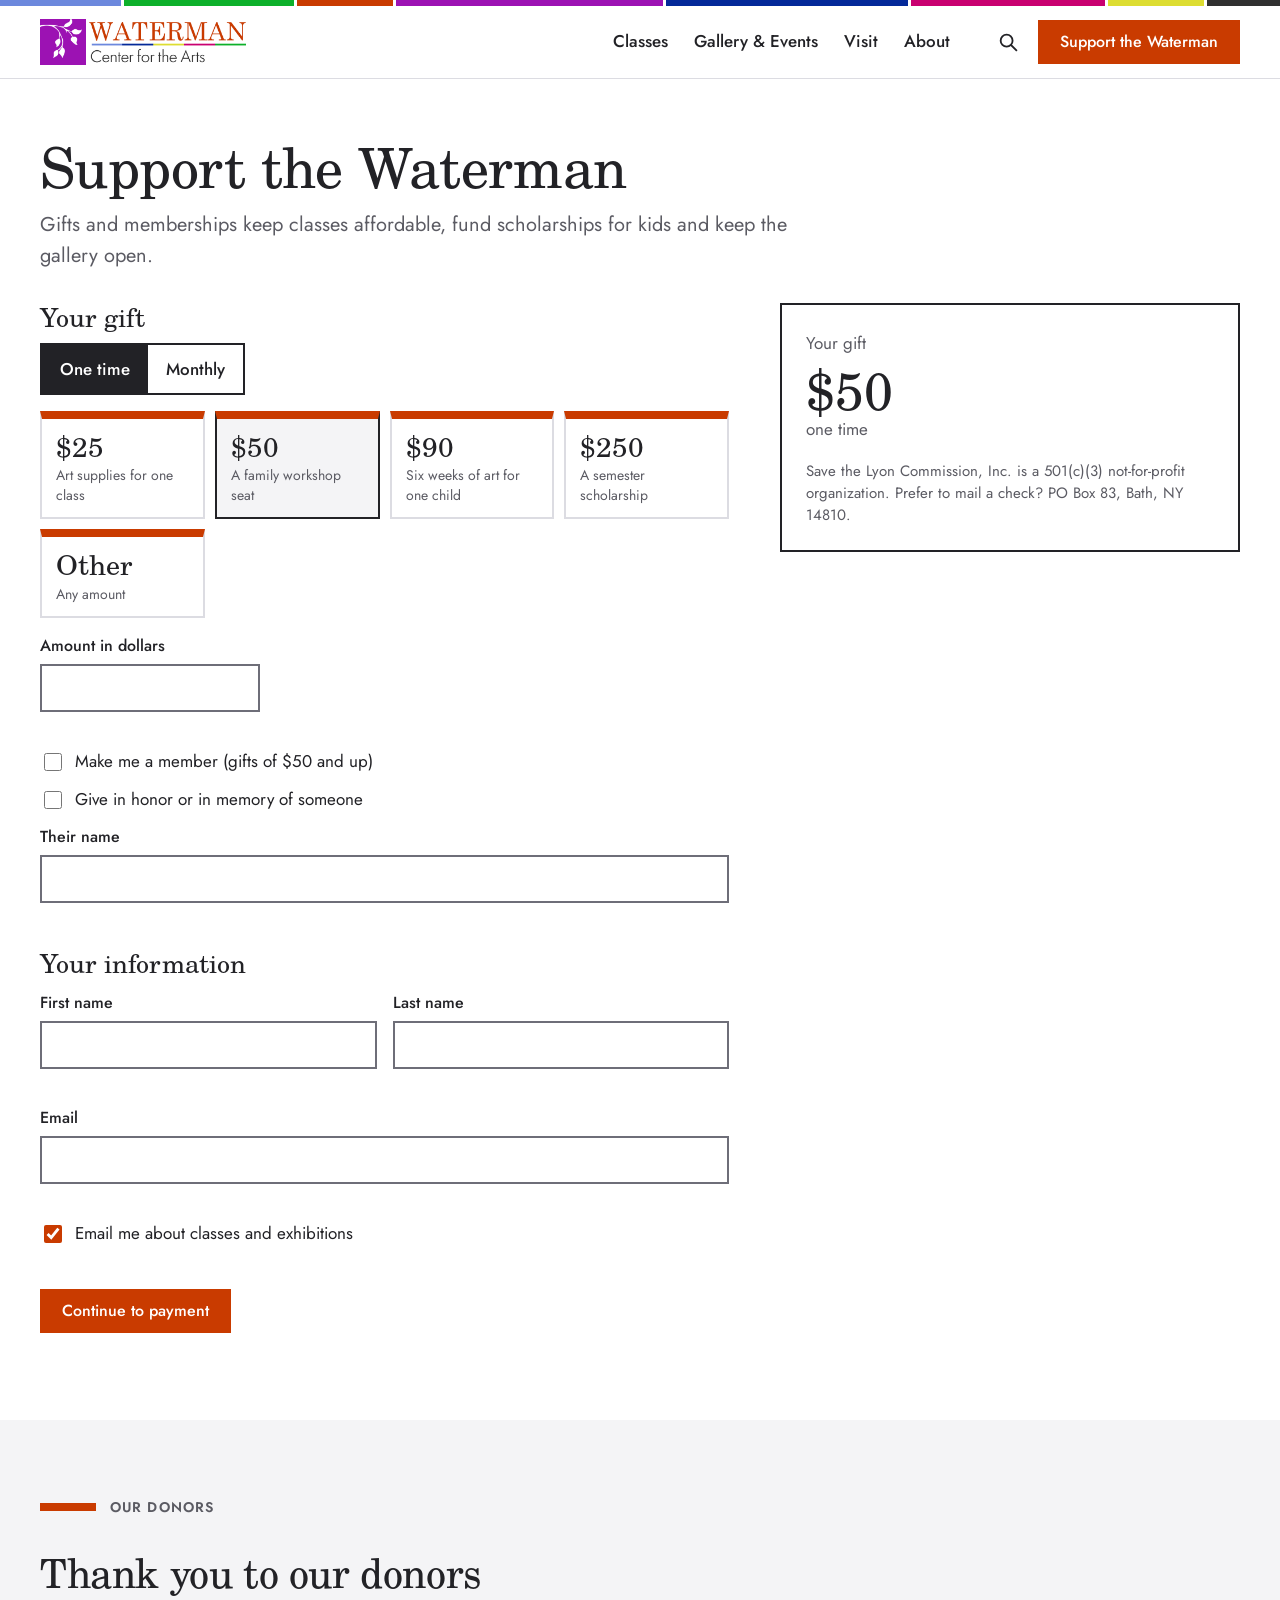
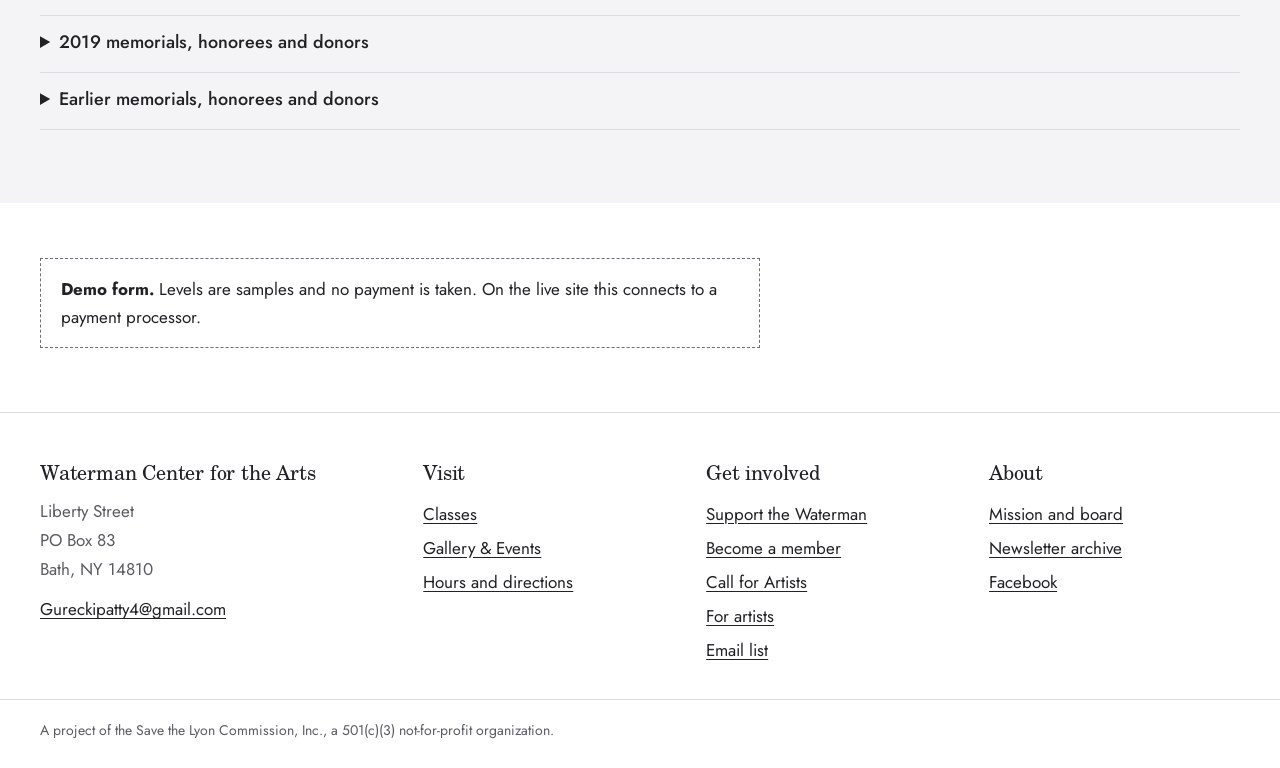
<file: support.html>
<!doctype html>
<html lang="en">
<head>
<meta charset="utf-8">
<meta name="viewport" content="width=device-width, initial-scale=1, viewport-fit=cover">
<title>Support the Waterman | Waterman Center for the Arts</title>
<meta name="description" content="Support the Waterman Center for the Arts with a gift or membership.">
<link rel="icon" href="images/waterman-icon.png">
<link rel="preconnect" href="https://fonts.googleapis.com">
<link rel="preconnect" href="https://fonts.gstatic.com" crossorigin>
<link href="https://fonts.googleapis.com/css2?family=Jost:wght@400;500;600&display=swap" rel="stylesheet">
<link rel="stylesheet" href="css/styles.css">
</head>
<body data-page="donate">
<a class="skip" href="#main">Skip to content</a>
<header class="site">
  <div class="strip" aria-hidden="true"><i style="background:var(--periwinkle);flex-grow:1"></i><i style="background:var(--green);flex-grow:1.4"></i><i style="background:var(--rust);flex-grow:.8"></i><i style="background:var(--purple);flex-grow:2.2"></i><i style="background:var(--cobalt);flex-grow:2"></i><i style="background:var(--magenta);flex-grow:1.6"></i><i style="background:var(--chartreuse);flex-grow:.8"></i><i style="background:var(--charcoal);flex-grow:.6"></i></div>
  <div class="wrap bar">
    <a class="brand" href="index.html"><picture><source media="(prefers-color-scheme: dark)" srcset="images/waterman-horizontal-reversed.png"><img src="images/waterman-horizontal.png" alt="Waterman Center for the Arts, home" width="726" height="162"></picture></a>
    <nav class="main" id="nav" aria-label="Main">
      <ul>
        <li><a href="classes.html">Classes</a></li>
                <li><a href="gallery.html">Gallery &amp; Events</a></li>
        <li><a href="visit.html">Visit</a></li>
        <li><a href="about.html">About</a></li>
      </ul>
    </nav>
    <div class="actions">
      <button class="search-btn" type="button" aria-label="Search" aria-expanded="false" aria-controls="search-panel"><svg viewBox="0 0 24 24" width="22" height="22" aria-hidden="true" fill="none" stroke="currentColor" stroke-width="2" stroke-linecap="square"><circle cx="10.5" cy="10.5" r="6.5"/><path d="M15.5 15.5 21 21"/></svg></button>
      <a class="btn btn-give" href="support.html">Support<span class="long">&nbsp;the Waterman</span></a>
      <button class="menu-btn" type="button" aria-expanded="false" aria-controls="nav">Menu</button>
    </div>
  </div>
  <div class="search-panel" id="search-panel" hidden>
    <div class="wrap">
      <form class="search-form" role="search" onsubmit="return false">
        <label for="q" class="sr">Search the site</label>
        <svg viewBox="0 0 24 24" width="22" height="22" aria-hidden="true" fill="none" stroke="currentColor" stroke-width="2" stroke-linecap="square"><circle cx="10.5" cy="10.5" r="6.5"/><path d="M15.5 15.5 21 21"/></svg>
        <input id="q" type="search" placeholder="Search classes, events, the Call for Artists…" autocomplete="off">
        <button type="button" class="search-close">Close</button>
      </form>
      <p class="search-hint" id="search-status" aria-live="polite">Try “clay”, “kids”, “open house” or “hours”.</p>
      <ul class="search-results" id="search-results"></ul>
    </div>
  </div>
</header>

<main id="main" style="--accent:var(--section-give)">

  <div class="wrap">
    <div class="pagehead"><div><h1>Support the Waterman</h1><p class="lede prose">Gifts and memberships keep classes affordable, fund scholarships for kids and keep the gallery open.</p></div></div>
    <div class="giveform">
      <form id="giveform" novalidate>
        <fieldset>
          <legend>Your gift</legend>
          <div class="seg" role="radiogroup" aria-label="How often">
            <input type="radio" name="freq" id="fq-once" value="once" checked><label for="fq-once">One time</label>
            <input type="radio" name="freq" id="fq-month" value="month"><label for="fq-month">Monthly</label>
          </div>
          <div class="levels">
            <div class="lv"><input type="radio" name="amt" id="a25" value="25"><label for="a25"><b>$25</b><span>Art supplies for one class</span></label></div>
            <div class="lv"><input type="radio" name="amt" id="a50" value="50" checked><label for="a50"><b>$50</b><span>A family workshop seat</span></label></div>
            <div class="lv"><input type="radio" name="amt" id="a90" value="90"><label for="a90"><b>$90</b><span>Six weeks of art for one child</span></label></div>
            <div class="lv"><input type="radio" name="amt" id="a250" value="250"><label for="a250"><b>$250</b><span>A semester scholarship</span></label></div>
            <div class="lv"><input type="radio" name="amt" id="aother" value="other"><label for="aother"><b>Other</b><span>Any amount</span></label></div>
          </div>
          <div class="field" id="other-wrap" hidden style="margin-top:14px;max-width:220px">
            <label for="other-amt">Amount in dollars</label>
            <input id="other-amt" type="number" min="5" step="1" inputmode="numeric" aria-describedby="err-other">
            <span class="err" id="err-other"></span>
          </div>
          <div class="check" style="margin-top:12px"><input type="checkbox" id="member"><label for="member">Make me a member (gifts of $50 and up)</label></div>
          <div class="check"><input type="checkbox" id="tribute"><label for="tribute">Give in honor or in memory of someone</label></div>
          <div class="field" id="tribute-wrap" hidden><label for="trib-name">Their name</label><input id="trib-name" autocomplete="off"></div>
        </fieldset>
        <fieldset>
          <legend>Your information</legend>
          <div class="row2">
            <div class="field"><label for="fn">First name</label><input id="fn" autocomplete="given-name" aria-describedby="err-fn"><span class="err" id="err-fn"></span></div>
            <div class="field"><label for="ln">Last name</label><input id="ln" autocomplete="family-name" aria-describedby="err-ln"><span class="err" id="err-ln"></span></div>
          </div>
          <div class="field"><label for="em">Email</label><input id="em" type="email" autocomplete="email" aria-describedby="err-em"><span class="err" id="err-em"></span></div>
          <div class="check"><input type="checkbox" id="news" checked><label for="news">Email me about classes and exhibitions</label></div>
        </fieldset>
        <button class="btn btn-give" type="submit">Continue to payment</button>
      </form>
      <aside class="summary" aria-live="polite">
        <p class="muted" style="margin:0 0 6px">Your gift</p>
        <div class="amt" id="sum-amt">$50</div>
        <p class="muted" id="sum-per">one time</p>
        <p class="small muted" style="margin:0">Save the Lyon Commission, Inc. is a 501(c)(3) not-for-profit organization. Prefer to mail a check? PO Box 83, Bath, NY 14810.</p>
      </aside>
    </div>
    <section class="band alt" aria-labelledby="h-thanks">
      <div class="secbar" style="--bar:var(--rust)"><span>Our donors</span></div>
      <h2 id="h-thanks">Thank you to our donors</h2>
      <details>
        <summary>2019 memorials, honorees and donors</summary>
        <div class="cols">
          <h4>Memorials</h4>
          <p>Martha &amp; Doug Bigelow in memory of Chester Bush, Thelma Robbins Covert, Nellie Biehl Kinney, Kitty Ormsby, James Preston, Harold Robbins, and Peter Watson</p>
          <p>Derwood “Guy” Burns in memory of Nancy Gunderman Burns, ’54</p>
          <p>Pat Longwell Byers in memory of Bill Longwell</p>
          <p>David Catherman in memory of Curt Hopkins</p>
          <p>Robert J. Gallagher in memory of Coach John Northrup</p>
          <p>Barb Nolte in memory of Everette and Shirley Colburn</p>
          <p>Leigh Markham Peck in memory of our parents Theodore and Margaret Markham</p>
          <p>Meg &amp; Jim Pietsch in memory of Wanda Pietsch Cohn</p>
          <p>Olga Gerych Savino in memory of deceased classmates, 1949</p>
          <p>James W. Shults in memory of Edith A. Shults</p>
          <h4>In memory of William Townsend</h4>
          <p>Dorothy Hobbs</p><p>Brenda Miller &amp; Deb Weaver</p><p>John &amp; Marcia Miller</p><p>Roy &amp; Carol Miller</p><p>Steve &amp; Donna Miller Shertzer</p><p>Ray &amp; Ferolyn Swain</p><p>Cheryl Williams</p>
          <h4>Donors</h4>
          <p>Bonnie and Dick Barney</p><p>Joe and Janet Baroody</p><p>Joe and Patty Baroody in honor of Rosalie Niemczyk</p><p>JoAnn and Bob Brundage in honor of the class of 1958 and in memory of deceased classmates</p><p>Marian Case</p><p>Wanda Conjorio</p><p>Therese M. Dudden</p><p>Moody Johnson</p><p>Ellie Jones</p><p>Lawrence Lam</p><p>Walt and Laurie Longwell</p><p>Gina Magennis</p><p>Hilda Milham</p><p>Pat and George Muller</p><p>Peter and Lorraine Nelson</p><p>Sue Nielsen Nickerson</p><p>Linda Pickering</p><p>Jim Pitt</p><p>Sandra Cochran Rake</p><p>Bob and Mary Ann Robinson in honor of the Robinson family</p><p>Julie Rock</p><p>Kathryn Rolfe in honor of the class of 1959 and our 60th reunion</p><p>Pat Fuller Seger</p><p>Leslie &amp; Janice Smith</p><p>Charlene Stewart</p><p>Cynthia Sutryk</p><p>Martha Treichler</p><p>Marjorie and George Walike in honor of the Walike Family</p>
        </div>
      </details>
      <details>
        <summary>Earlier memorials, honorees and donors</summary>
        <div class="cols">
          <h4>Memorials</h4>
          <p>William S. Townsend for Ruth M. Brooks</p><p>Stephen Makitra, Jr (Sam) for Stephen Makitra, Sr.</p><p>William and Arlene Brundage for Grattan H. Brundage (Class of 1914)</p><p>Keith M. Dewey for L Flo Dewey</p><p>Ella Barkley for Ben Dorsey, Sr.</p><p>Ina Mae Wakefield for deceased graduates (Class of 1951)</p><p>James W. Shultz for Edith A. Shultz</p><p>Eleanor Erway for her father Vern Shattuck (former DLL school bus owner/operator)</p><p>Edna Friedland for David Friedland</p><p>Elwyn and Eleanor Erway for David Friedland</p><p>Charlene Stewart for Erma Wethey</p><p>JoAnn and Robert Brundage for Ernestine L. Biehl</p><p>Lucia J. Brown for Charles F. Brown</p><p>Dorothy and Jerry Hobbs for Gaile Kropp Jourden, William P. Jourden, Dean Kropp and John Kulikowski</p>
          <h4>Honorees</h4>
          <p>Laurene Grimes for Evelyn Matthews</p><p>Martha Treichler for “Save-the-Lyon Commission”</p><p>Richard and Loraine Tyler for Walter Longwell</p><p>Dorothy Ames Pomero for Freal Ames</p><p>Jerry and Dorothy Hobbs for Rosalie Niemczyk</p><p>Violet Castrilli for (Class of 1941)</p><p>Ray G. Gibson III for James &amp; Ray Gibson</p><p>Baroody Family for Joseph &amp; Janet Baroody</p>
          <h4>Donors</h4>
          <p>Walter Longwell</p><p>Norma Haskins</p><p>Helen Brink</p><p>Freal and June Ames</p><p>Norma J. Shugars</p><p>George and Marjorie Walike</p><p>Dawn DiDelia</p><p>Ray and Ferolyn Swain</p><p>Trula Thompson</p><p>Margaret Hogan</p><p>Ann H. Voght</p><p>Mr. and Mrs. Theodore Markham</p><p>Robert D. Greisa</p><p>Joseph &amp; Patricia Baroody</p><p>Jeanette N. Brown</p><p>Donald Long</p>
        </div>
      </details>
    </section>
    <div class="note" style="margin:56px 0 0"><p><strong>Demo form.</strong> Levels are samples and no payment is taken. On the live site this connects to a payment processor.</p></div>
  </div>
</main>

<footer class="site">
  <div class="wrap cols">
    <div>
      <h2>Waterman Center for the Arts</h2>
      <address class="address">Liberty Street<br>PO Box 83<br>Bath, NY 14810</address>
      <p style="margin-top:12px"><a href="mailto:Gureckipatty4@gmail.com">Gureckipatty4@gmail.com</a></p>
    </div>
    <div><h2>Visit</h2><ul><li><a href="classes.html">Classes</a></li><li><a href="gallery.html">Gallery &amp; Events</a></li><li><a href="visit.html">Hours and directions</a></li></ul></div>
    <div><h2>Get involved</h2><ul><li><a href="support.html">Support the Waterman</a></li><li><a href="support.html">Become a member</a></li><li><a href="call-for-artists.html">Call for Artists</a></li><li><a href="about.html#artists">For artists</a></li><li><a href="mailto:Gureckipatty4@gmail.com?subject=Add%20me%20to%20the%20Waterman%20email%20list">Email list</a></li></ul></div>
    <div><h2>About</h2><ul><li><a href="about.html">Mission and board</a></li><li><a href="about.html#archive">Newsletter archive</a></li><li><a href="https://www.facebook.com/Save-the-LyonWaterman-Arts-Centre-255242411162352/">Facebook</a></li></ul></div>
  </div>
  <div class="wrap legal">A project of the Save the Lyon Commission, Inc., a 501(c)(3) not-for-profit organization.</div>
</footer>

<script src="js/data.js"></script>
<script src="js/search-index.js"></script>
<script src="js/main.js"></script>
</body>
</html>
</file>
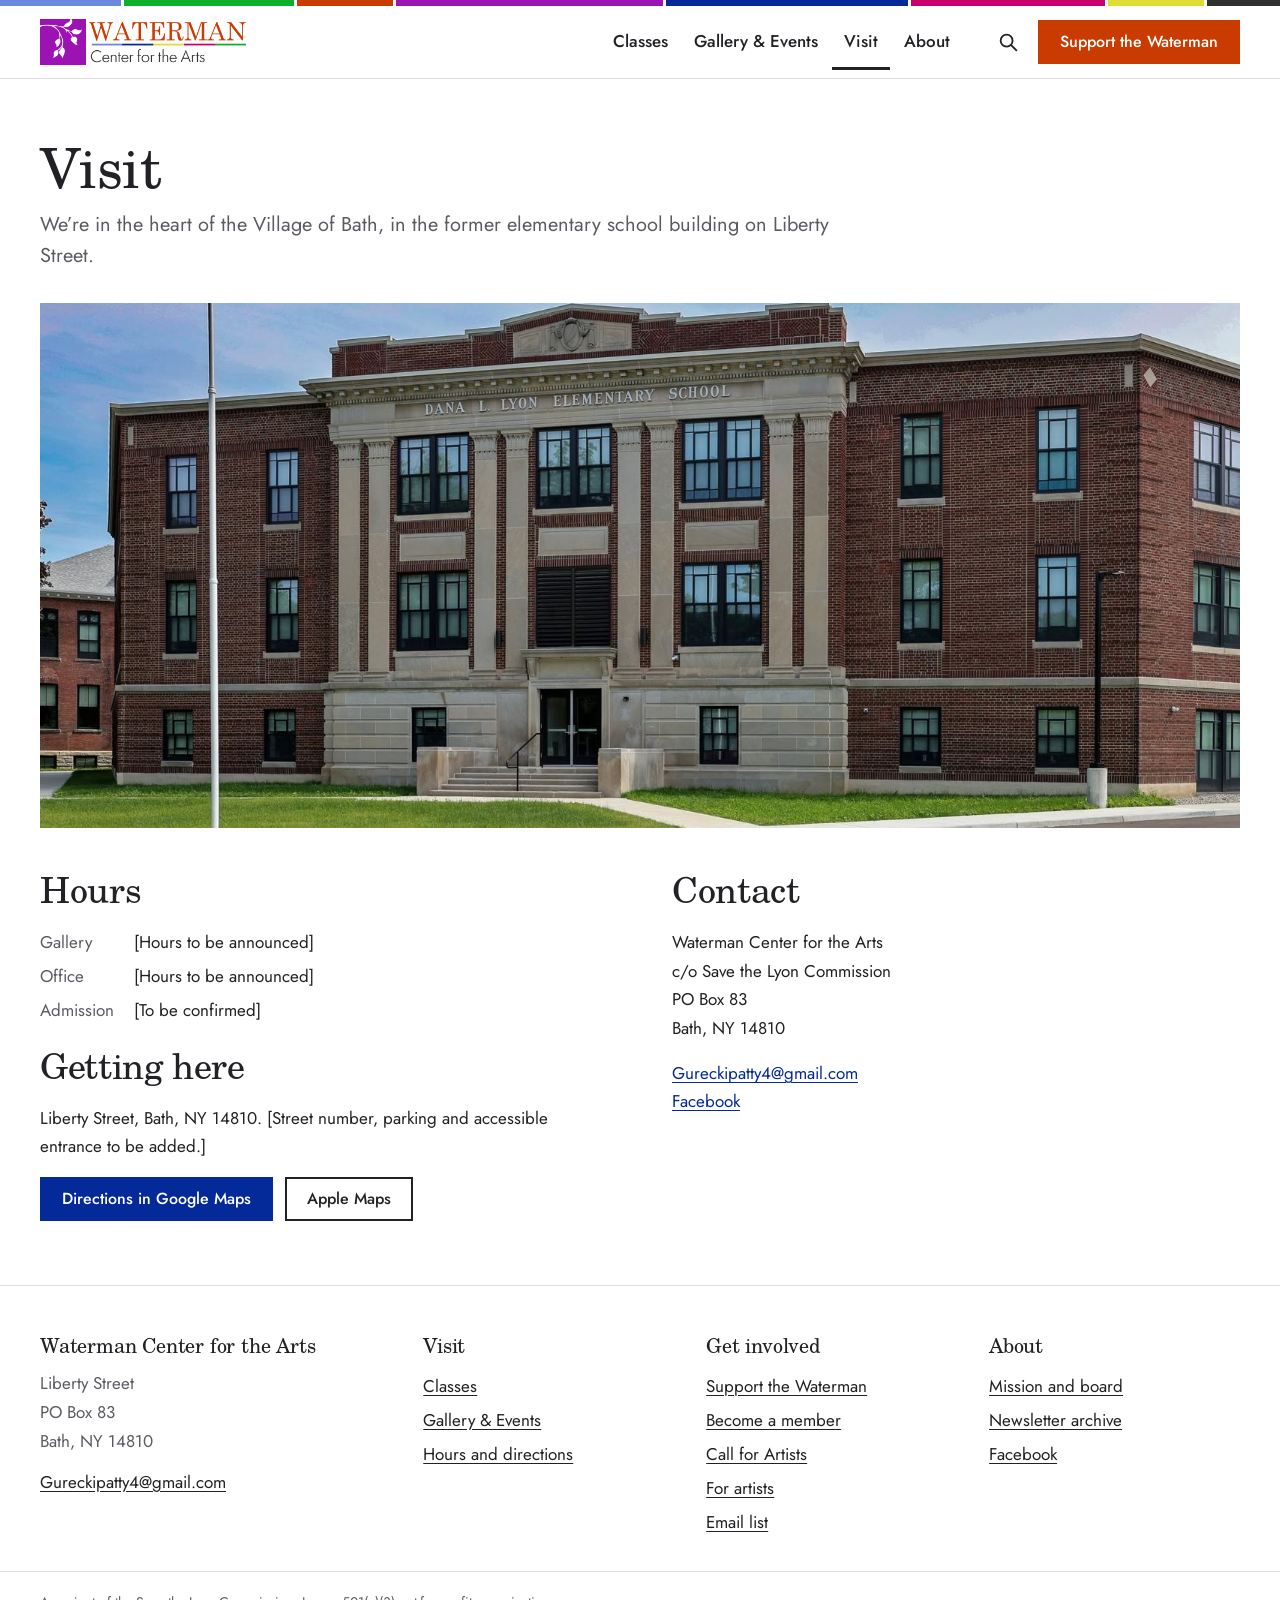
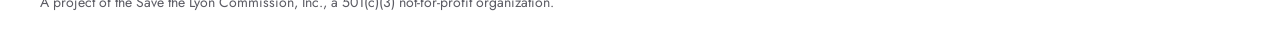
<file: visit.html>
<!doctype html>
<html lang="en">
<head>
<meta charset="utf-8">
<meta name="viewport" content="width=device-width, initial-scale=1, viewport-fit=cover">
<title>Visit | Waterman Center for the Arts</title>
<meta name="description" content="Hours, directions and contact for the Waterman Center for the Arts in Bath, New York.">
<link rel="icon" href="images/waterman-icon.png">
<link rel="preconnect" href="https://fonts.googleapis.com">
<link rel="preconnect" href="https://fonts.gstatic.com" crossorigin>
<link href="https://fonts.googleapis.com/css2?family=Jost:wght@400;500;600&display=swap" rel="stylesheet">
<link rel="stylesheet" href="css/styles.css">
</head>
<body data-page="visit">
<a class="skip" href="#main">Skip to content</a>
<header class="site">
  <div class="strip" aria-hidden="true"><i style="background:var(--periwinkle);flex-grow:1"></i><i style="background:var(--green);flex-grow:1.4"></i><i style="background:var(--rust);flex-grow:.8"></i><i style="background:var(--purple);flex-grow:2.2"></i><i style="background:var(--cobalt);flex-grow:2"></i><i style="background:var(--magenta);flex-grow:1.6"></i><i style="background:var(--chartreuse);flex-grow:.8"></i><i style="background:var(--charcoal);flex-grow:.6"></i></div>
  <div class="wrap bar">
    <a class="brand" href="index.html"><picture><source media="(prefers-color-scheme: dark)" srcset="images/waterman-horizontal-reversed.png"><img src="images/waterman-horizontal.png" alt="Waterman Center for the Arts, home" width="726" height="162"></picture></a>
    <nav class="main" id="nav" aria-label="Main">
      <ul>
        <li><a href="classes.html">Classes</a></li>
                <li><a href="gallery.html">Gallery &amp; Events</a></li>
        <li><a href="visit.html" aria-current="page">Visit</a></li>
        <li><a href="about.html">About</a></li>
      </ul>
    </nav>
    <div class="actions">
      <button class="search-btn" type="button" aria-label="Search" aria-expanded="false" aria-controls="search-panel"><svg viewBox="0 0 24 24" width="22" height="22" aria-hidden="true" fill="none" stroke="currentColor" stroke-width="2" stroke-linecap="square"><circle cx="10.5" cy="10.5" r="6.5"/><path d="M15.5 15.5 21 21"/></svg></button>
      <a class="btn btn-give" href="support.html">Support<span class="long">&nbsp;the Waterman</span></a>
      <button class="menu-btn" type="button" aria-expanded="false" aria-controls="nav">Menu</button>
    </div>
  </div>
  <div class="search-panel" id="search-panel" hidden>
    <div class="wrap">
      <form class="search-form" role="search" onsubmit="return false">
        <label for="q" class="sr">Search the site</label>
        <svg viewBox="0 0 24 24" width="22" height="22" aria-hidden="true" fill="none" stroke="currentColor" stroke-width="2" stroke-linecap="square"><circle cx="10.5" cy="10.5" r="6.5"/><path d="M15.5 15.5 21 21"/></svg>
        <input id="q" type="search" placeholder="Search classes, events, the Call for Artists…" autocomplete="off">
        <button type="button" class="search-close">Close</button>
      </form>
      <p class="search-hint" id="search-status" aria-live="polite">Try “clay”, “kids”, “open house” or “hours”.</p>
      <ul class="search-results" id="search-results"></ul>
    </div>
  </div>
</header>

<main id="main" style="--accent:var(--cobalt)">

  <div class="wrap">
    <div class="pagehead"><div><h1>Visit</h1><p class="lede prose">We’re in the heart of the Village of Bath, in the former elementary school building on Liberty Street.</p></div></div>
    <div style="position:relative;aspect-ratio:16/7;overflow:hidden;margin-bottom:40px"><img src="images/dana-lyon-school.jpg" alt="The Dana L. Lyon School on Liberty Street, Bath" style="width:100%;height:100%;object-fit:cover"></div>
    <div class="split">
      <div>
        <h2>Hours</h2>
        <dl class="facts"><dt>Gallery</dt><dd>[Hours to be announced]</dd><dt>Office</dt><dd>[Hours to be announced]</dd><dt>Admission</dt><dd>[To be confirmed]</dd></dl>
        <h2>Getting here</h2>
        <p>Liberty Street, Bath, NY 14810. [Street number, parking and accessible entrance to be added.]</p>
        <div style="display:flex;flex-wrap:wrap;gap:12px">
          <a class="btn btn-primary" href="https://www.google.com/maps/search/?api=1&amp;query=Liberty+Street%2C+Bath%2C+NY+14810" target="_blank" rel="noopener">Directions in Google Maps</a>
          <a class="btn btn-outline" href="https://maps.apple.com/?q=Liberty+Street,+Bath,+NY+14810" target="_blank" rel="noopener">Apple Maps</a>
        </div>
      </div>
      <div>
        <h2>Contact</h2>
        <address class="address">Waterman Center for the Arts<br>c/o Save the Lyon Commission<br>PO Box 83<br>Bath, NY 14810</address>
        <p style="margin-top:16px"><a href="mailto:Gureckipatty4@gmail.com">Gureckipatty4@gmail.com</a><br><a href="https://www.facebook.com/Save-the-LyonWaterman-Arts-Centre-255242411162352/">Facebook</a></p>
      </div>
    </div>
  </div>
</main>

<footer class="site">
  <div class="wrap cols">
    <div>
      <h2>Waterman Center for the Arts</h2>
      <address class="address">Liberty Street<br>PO Box 83<br>Bath, NY 14810</address>
      <p style="margin-top:12px"><a href="mailto:Gureckipatty4@gmail.com">Gureckipatty4@gmail.com</a></p>
    </div>
    <div><h2>Visit</h2><ul><li><a href="classes.html">Classes</a></li><li><a href="gallery.html">Gallery &amp; Events</a></li><li><a href="visit.html">Hours and directions</a></li></ul></div>
    <div><h2>Get involved</h2><ul><li><a href="support.html">Support the Waterman</a></li><li><a href="support.html">Become a member</a></li><li><a href="call-for-artists.html">Call for Artists</a></li><li><a href="about.html#artists">For artists</a></li><li><a href="mailto:Gureckipatty4@gmail.com?subject=Add%20me%20to%20the%20Waterman%20email%20list">Email list</a></li></ul></div>
    <div><h2>About</h2><ul><li><a href="about.html">Mission and board</a></li><li><a href="about.html#archive">Newsletter archive</a></li><li><a href="https://www.facebook.com/Save-the-LyonWaterman-Arts-Centre-255242411162352/">Facebook</a></li></ul></div>
  </div>
  <div class="wrap legal">A project of the Save the Lyon Commission, Inc., a 501(c)(3) not-for-profit organization.</div>
</footer>

<script src="js/data.js"></script>
<script src="js/search-index.js"></script>
<script src="js/main.js"></script>
</body>
</html>
</file>
<file: css/styles.css>
/* Waterman Center for the Arts: site styles */
@font-face{font-family:"TeX Gyre Schola";src:url(../fonts/TeXGyreSchola-Regular.woff2) format("woff2");font-weight:400;font-display:swap}
:root{
  --periwinkle:#6c88dd;--green:#0db02a;--rust:#c93b00;--purple:#9c12b3;--cobalt:#042999;--magenta:#c90070;--chartreuse:#dddd32;--charcoal:#303030;
  --section-classes:var(--magenta);--section-gallery:var(--purple);--section-give:var(--rust);
  --surface:#ffffff;--surface-alt:#f4f4f6;--line:#dcdce2;--ink:#222226;--ink-muted:#5b5b63;--control-border:#6e6e78;--link:#042999;--focus:#042999;
  --on-color:#ffffff;--on-bright:#222226;
  --font-serif:"Century Schoolbook","New Century Schoolbook","TeX Gyre Schola",Georgia,serif;
  --font-sans:"Futura PT",Futura,Jost,"Century Gothic",Arial,sans-serif;
  --space-1:4px;--space-2:8px;--space-3:12px;--space-4:16px;--space-6:24px;--space-10:40px;--space-16:64px;--block-gap:6px;--page-max:1360px;--measure:66ch;
  color-scheme:light;box-sizing:border-box;
  padding-top:env(safe-area-inset-top,0px);padding-bottom:env(safe-area-inset-bottom,0px);
}
@media (prefers-color-scheme:dark){:root:not([data-theme="light"]){--surface:#1c1c1f;--surface-alt:#29292d;--line:#3d3d44;--ink:#f2f2f4;--ink-muted:#b5b5bd;--control-border:#8c8c96;--link:#a9b9ff;--focus:#dddd32;color-scheme:dark}}
:root[data-theme="dark"]{--surface:#1c1c1f;--surface-alt:#29292d;--line:#3d3d44;--ink:#f2f2f4;--ink-muted:#b5b5bd;--control-border:#8c8c96;--link:#a9b9ff;--focus:#dddd32;color-scheme:dark}
*,*::before,*::after{box-sizing:inherit}
html{height:100%;scroll-padding-top:calc(env(safe-area-inset-top,0px) + 90px)}
body{margin:0;background:var(--surface);color:var(--ink);font-family:var(--font-sans);font-size:17px;line-height:27px;-webkit-font-smoothing:antialiased}
body::before{content:"";position:fixed;inset:0 0 auto;height:env(safe-area-inset-top,0px);z-index:30;background:var(--surface)}
img{max-width:100%;display:block}
a{color:var(--link);text-underline-offset:.18em}
:focus-visible{outline:3px solid var(--focus);outline-offset:3px}
h1,h2,h3{font-family:var(--font-serif);font-weight:400;margin:0 0 .5em}
.h1,h1{font-size:clamp(40px,6vw,56px);line-height:1.1;letter-spacing:-.01em}
h2{font-size:clamp(28px,4vw,36px);line-height:1.17}
h3{font-size:24px;line-height:30px}
p{margin:0 0 1em}
.lede{font-size:20px;line-height:31px;color:var(--ink-muted)}
.small{font-size:15px;line-height:22px}
.muted{color:var(--ink-muted)}
.wrap{max-width:var(--page-max);margin:0 auto;padding:0 clamp(16px,4vw,40px)}
.prose{max-width:var(--measure)}
.sr{position:absolute;width:1px;height:1px;overflow:hidden;clip:rect(0 0 0 0);white-space:nowrap}
.skip{position:absolute;left:-999px;top:8px;z-index:60;background:var(--surface);padding:8px 16px}
.skip:focus{left:8px}
.tag{display:inline-block;font-size:13px;line-height:18px;font-weight:500;padding:1px 8px;background:var(--surface-alt);color:var(--ink-muted);border:1px solid var(--line);vertical-align:middle}
.tag.on-image{background:rgba(0,0,0,.55);color:#fff;border-color:transparent}
.sample{position:absolute;right:8px;bottom:8px;z-index:2}

/* buttons */
.btn{display:inline-flex;align-items:center;justify-content:center;min-height:44px;padding:0 20px;font:inherit;font-size:16px;font-weight:500;line-height:20px;text-decoration:none;border:2px solid transparent;cursor:pointer;white-space:nowrap}
.btn-primary{background:var(--cobalt);border-color:var(--cobalt);color:#fff}
.btn-classes{background:var(--section-classes);border-color:var(--section-classes);color:#fff}
.btn-give{background:var(--section-give);border-color:var(--section-give);color:#fff}
.btn-outline{background:transparent;border-color:var(--ink);color:var(--ink)}
.btn-outline:hover{background:var(--ink);color:var(--surface)}
.btn-on-image{background:transparent;border-color:#fff;color:#fff}
.btn-on-image:hover{background:#fff;color:#222226}
.btn-primary:hover,.btn-classes:hover,.btn-give:hover{filter:brightness(.86)}

/* header */
.strip{display:flex;gap:4px;height:10px;background:var(--surface)}
.strip i{flex-basis:0}
header.site{position:sticky;top:env(safe-area-inset-top,0px);z-index:20;background:var(--surface);border-bottom:1px solid var(--line)}
.bar{display:flex;align-items:center;gap:24px;min-height:72px}
.brand{flex:none;display:block;line-height:0}
.brand img{height:46px;width:auto}
nav.main{flex:1}
nav.main ul{list-style:none;margin:0;padding:0;display:flex;justify-content:flex-end;gap:2px}
nav.main a{display:block;padding:12px;font-size:17px;font-weight:500;color:var(--ink);text-decoration:none;border-bottom:3px solid transparent}
nav.main a:hover{border-bottom-color:var(--line)}
nav.main a[aria-current="page"]{border-bottom-color:var(--ink)}
.actions{display:flex;gap:8px;align-items:center}
.menu-btn{display:none;min-height:44px;padding:0 14px;font:inherit;font-weight:500;background:transparent;color:var(--ink);border:2px solid var(--control-border);cursor:pointer}
@media (max-width:980px){
  .bar{flex-wrap:wrap;gap:12px}
  .brand{margin-right:auto}
  .brand img{height:38px}
  .menu-btn{display:inline-flex;align-items:center}
  nav.main{order:3;flex-basis:100%;display:none}
  nav.main.open{display:block}
  nav.main ul{flex-direction:column;padding-bottom:12px}
  nav.main a{border-bottom:1px solid var(--line);padding:14px 4px}
}
@media (max-width:420px){.brand img{height:30px}.actions .btn{padding:0 14px}}

section.band{padding:var(--space-16) 0 0}
.sechead{display:flex;justify-content:space-between;align-items:baseline;gap:16px;flex-wrap:wrap;margin-bottom:20px}
.sechead h2{margin:0}

/* hero */
.hero{position:relative;color:#fff;background:#3a2a24 ;min-height:min(72vh,640px);display:flex;align-items:flex-end}
.hero::after{content:"";position:absolute;inset:0;background:linear-gradient(90deg,rgba(0,0,0,.6) 0%,rgba(0,0,0,.35) 55%,rgba(0,0,0,.1) 100%),linear-gradient(0deg,rgba(0,0,0,.45),rgba(0,0,0,0) 50%)}
.hero .wrap{position:relative;z-index:1;width:100%;display:grid;grid-template-columns:clamp(130px,15vw,190px) 1fr;gap:clamp(20px,4vw,48px);align-items:end;padding-bottom:48px}
.plaque{height:auto;box-shadow:0 0 0 6px #fff}
.hero h1{color:#fff;font-size:clamp(44px,7vw,80px);line-height:1;margin-bottom:.25em}
.hero p{font-size:20px;line-height:30px;max-width:34rem;margin-bottom:20px}
.hero .cta{display:flex;flex-wrap:wrap;gap:12px}
@media (max-width:700px){.hero{min-height:540px}.hero .wrap{grid-template-columns:1fr;gap:20px}.plaque{width:110px}}
.ribbon{background:var(--section-classes);color:#fff}
.ribbon .wrap{display:flex;flex-wrap:wrap;align-items:center;justify-content:space-between;gap:12px;min-height:64px;padding-top:12px;padding-bottom:12px}
.ribbon p{margin:0;font-size:18px;font-weight:500}
.ribbon a{color:#fff;font-weight:500}

/* path cards */
.paths{display:grid;grid-template-columns:repeat(3,minmax(0,1fr));gap:24px}
.path{display:flex;flex-direction:column;text-decoration:none;color:var(--ink);border-top:8px solid var(--c)}
.path .media{position:relative;aspect-ratio:4/3;overflow:hidden;background:var(--c)}
.path .media img{width:100%;height:100%;object-fit:cover;transition:transform .4s ease}
.path:hover .media img{transform:scale(1.03)}
.path .t{padding:16px 0 0;display:flex;flex-direction:column;gap:4px}
.path .t strong{font-family:var(--font-serif);font-weight:400;font-size:28px;line-height:34px}
.path .t span{color:var(--ink-muted)}
.path .go{margin-top:6px;font-weight:500;color:var(--ink);text-decoration:underline;text-underline-offset:.2em}
@media (max-width:820px){.paths{grid-template-columns:1fr}.path .media{aspect-ratio:16/9}}
@media (prefers-reduced-motion:reduce){.path .media img{transition:none}}

/* tabs & filters */
.tabs{display:flex;flex-wrap:wrap;gap:8px;margin-bottom:8px}
.tabs button{min-height:44px;padding:0 18px;font:inherit;font-size:16px;font-weight:500;background:var(--surface);color:var(--ink);border:2px solid var(--control-border);cursor:pointer}
.tabs button[aria-pressed="true"]{background:var(--section-classes);border-color:var(--section-classes);color:#fff}
.filters{display:flex;flex-wrap:wrap;gap:16px;align-items:flex-end;margin:16px 0 8px}
.filters label{display:flex;flex-direction:column;gap:4px;font-size:15px;font-weight:500}
.filters select{min-height:44px;font:inherit;font-size:16px;padding:0 12px;background:var(--surface);color:var(--ink);border:2px solid var(--control-border);border-radius:0;min-width:180px}
.count{font-size:15px;color:var(--ink-muted);margin:12px 0 0}

/* class list item */
.cli{display:grid;grid-template-columns:minmax(0,1.6fr) minmax(0,1fr) 9.5rem;gap:24px;align-items:start;padding:24px 0;border-bottom:1px solid var(--line)}
.cli:first-child{border-top:2px solid var(--ink)}
.cli h3{margin-bottom:4px}
.cli .meta{margin:0 0 8px;color:var(--ink-muted);font-size:15px;line-height:22px}
.cli .desc{margin:0 0 8px}
.cli dl{display:grid;grid-template-columns:auto 1fr;gap:4px 12px;margin:0;font-size:15px;line-height:22px}
.cli dt{color:var(--ink-muted)}
.cli dd{margin:0}
.cli .act{display:flex;flex-direction:column;align-items:flex-end;gap:8px}
.cli .spots{margin:0;font-size:13px;line-height:18px;font-weight:500;color:var(--ink-muted)}
@media (max-width:720px){.cli{grid-template-columns:1fr;gap:12px}.cli .act{align-items:stretch}}
.empty{padding:24px 0;color:var(--ink-muted)}

/* exhibition feature */
.feature{display:grid;grid-template-columns:1.3fr 1fr;background:var(--section-gallery);color:#fff;text-decoration:none}
.feature .media{position:relative;min-height:340px;overflow:hidden}
.feature .media img{position:absolute;inset:0;width:100%;height:100%;object-fit:cover}
.feature .t{padding:clamp(24px,4vw,40px);display:flex;flex-direction:column;justify-content:center}
.feature .when{font-weight:500;margin-bottom:12px}
.feature h3{font-size:clamp(30px,3.4vw,40px);line-height:1.1;color:#fff}
.feature .btn{align-self:flex-start;margin-top:8px}
@media (max-width:820px){.feature{grid-template-columns:1fr}.feature .media{min-height:220px;aspect-ratio:16/9}}

/* donate band */
.give{display:grid;grid-template-columns:minmax(0,1.2fr) minmax(0,1fr);gap:40px;align-items:center;padding:40px;background:var(--section-give);color:#fff}
.give h2{color:#fff;margin-bottom:12px}
.give p{margin:0;font-size:20px;line-height:31px}
.give .amts{display:grid;grid-template-columns:repeat(4,minmax(0,1fr));gap:8px;margin-bottom:12px}
.give .amts button{min-height:52px;font:inherit;font-size:18px;font-weight:500;background:transparent;color:#fff;border:2px solid #fff;cursor:pointer}
.give .amts button[aria-pressed="true"]{background:#fff;color:var(--rust)}
.give .gobtn{width:100%;background:#fff;color:var(--rust);border-color:#fff}
.give :focus-visible{outline-color:#fff}
@media (max-width:720px){.give{grid-template-columns:1fr;padding:24px}}

/* visit strip */
.visitstrip{display:grid;grid-template-columns:1fr 1fr;gap:0;border:2px solid var(--ink)}
.visitstrip .media{position:relative;min-height:280px}
.visitstrip .media img{position:absolute;inset:0;width:100%;height:100%;object-fit:cover}
.visitstrip .t{padding:clamp(24px,4vw,40px)}
.facts{display:grid;grid-template-columns:auto 1fr;gap:6px 20px;margin:0 0 20px}
.facts dt{color:var(--ink-muted)}
.facts dd{margin:0}
@media (max-width:820px){.visitstrip{grid-template-columns:1fr}}
.signup{display:flex;flex-wrap:wrap;gap:12px;align-items:center;justify-content:space-between;padding:28px 0;border-top:2px solid var(--ink);border-bottom:2px solid var(--ink)}
.signup h2{margin:0 0 4px;font-size:28px}
.signup p{margin:0}

/* page head */
.pagehead{padding:56px 0 32px}
.pagehead h1{margin-bottom:12px}
.pagehead p{margin:0}
.note{background:var(--surface-alt);padding:16px 20px;margin:0 0 24px;max-width:72ch}
.note p:last-child{margin:0}
.split{display:grid;grid-template-columns:1fr 1fr;gap:clamp(24px,5vw,64px)}
@media (max-width:820px){.split{grid-template-columns:1fr}}
.aside{background:var(--surface-alt);padding:24px}
.aside h3{margin-bottom:8px}
.plain{list-style:none;padding:0;margin:0}
.plain li{padding:12px 0;border-bottom:1px solid var(--line)}
.plain li small{display:block;color:var(--ink-muted);font-size:15px}
.dots{list-style:none;padding:0;margin:0}
.dots li{position:relative;padding-left:20px;margin-bottom:8px}
.dots li::before{content:"";position:absolute;left:0;top:10px;width:9px;height:9px;background:var(--accent,var(--cobalt))}

/* events */
.ev{display:grid;grid-template-columns:4.2rem 1fr;gap:16px;padding:20px 0;border-bottom:1px solid var(--line)}
.ev:first-child{border-top:2px solid var(--ink)}
.date{text-align:center;border-top:6px solid var(--section-gallery);padding-top:6px;line-height:1.05}
.date b{display:block;font-family:var(--font-serif);font-weight:400;font-size:32px}
.date small{font-size:13px;font-weight:500;color:var(--ink-muted)}
.ev h3{margin-bottom:2px}
.ev p{margin:0 0 8px;color:var(--ink-muted);font-size:15px;line-height:22px}
.ev .when{color:var(--ink)}
.ev .links{display:flex;flex-wrap:wrap;gap:16px;font-size:15px}
.exgrid{display:grid;grid-template-columns:repeat(auto-fill,minmax(240px,1fr));gap:24px}
.ex .media{position:relative;aspect-ratio:10/7;overflow:hidden;margin-bottom:10px}
.ex .media img{width:100%;height:100%;object-fit:cover}
.ex h3{font-size:22px;margin-bottom:2px}
.ex p{margin:0;color:var(--ink-muted);font-size:15px;line-height:22px}
.past{display:grid;grid-template-columns:6rem 1fr;gap:16px;padding:16px 0;border-top:1px solid var(--line)}
.past b{font-family:var(--font-serif);font-weight:400;font-size:28px;color:var(--ink-muted)}
.past ul{margin:0;padding:0;list-style:none}
.past li{margin-bottom:4px}

/* donate form */
.giveform{display:grid;grid-template-columns:1.5fr 1fr;gap:clamp(24px,4vw,56px);align-items:start}
@media (max-width:900px){.giveform{grid-template-columns:1fr}}
fieldset{border:0;padding:0;margin:0 0 32px;min-width:0}
legend{font-family:var(--font-serif);font-size:26px;margin-bottom:12px;padding:0}
.seg{display:inline-flex;border:2px solid var(--ink);margin-bottom:16px}
.seg input,.lv input{position:absolute;opacity:0;pointer-events:none}
.seg label{padding:10px 18px;cursor:pointer;font-weight:500}
.seg input:checked+label{background:var(--ink);color:var(--surface)}
.seg input:focus-visible+label,.lv input:focus-visible+label{outline:3px solid var(--focus);outline-offset:2px}
.levels{display:grid;grid-template-columns:repeat(auto-fill,minmax(150px,1fr));gap:10px}
.lv{position:relative}
.lv label{display:block;height:100%;border:2px solid var(--line);border-top:8px solid var(--section-give);padding:12px 14px;cursor:pointer}
.lv label b{display:block;font-family:var(--font-serif);font-weight:400;font-size:28px;line-height:1.1}
.lv label span{font-size:14px;line-height:20px;color:var(--ink-muted);display:block;margin-top:4px}
.lv input:checked+label{border-color:var(--ink);border-top-color:var(--section-give);background:var(--surface-alt)}
.field{display:flex;flex-direction:column;gap:4px;margin-bottom:14px}
.field label{font-weight:500;font-size:16px}
.field input,.field select{font:inherit;min-height:44px;padding:8px 12px;border:2px solid var(--control-border);background:var(--surface);color:var(--ink);border-radius:0}
.field input[aria-invalid="true"]{border-color:var(--magenta)}
.err{color:var(--magenta);font-size:14px;min-height:1.2em}
.row2{display:grid;grid-template-columns:1fr 1fr;gap:0 16px}
@media (max-width:560px){.row2{grid-template-columns:1fr}}
.check{display:flex;gap:10px;align-items:flex-start;margin-bottom:10px}
.check input{margin-top:6px;width:18px;height:18px;accent-color:var(--rust)}
.summary{position:sticky;top:110px;border:2px solid var(--ink);padding:24px}
.summary .amt{font-family:var(--font-serif);font-size:52px;line-height:1}
.done{border:2px solid var(--green);border-top:10px solid var(--green);padding:24px}
.done:focus{outline:none}
details{border-top:1px solid var(--line);padding:12px 0}
details:last-of-type{border-bottom:1px solid var(--line)}
summary{cursor:pointer;font-weight:500;font-size:18px;min-height:32px}
details .cols{columns:3 220px;column-gap:32px;margin-top:16px;font-size:16px}
details .cols p{break-inside:avoid;margin:0 0 6px}
details h4{font-weight:600;margin:16px 0 6px;column-span:all}
.address{font-style:normal;line-height:1.7}

footer.site{margin-top:var(--space-16);background:var(--charcoal);color:#fff}
footer.site a{color:#fff}
footer .cols{display:grid;grid-template-columns:1.4fr 1fr 1fr 1fr;gap:32px;padding:48px 0 32px}
footer h2{font-size:20px;color:#fff;margin-bottom:12px}
footer ul{list-style:none;margin:0;padding:0;line-height:2}
footer p,footer address{color:#d8d8de}
footer .legal{border-top:1px solid #4a4a4a;padding:16px 0 24px;font-size:14px;color:#c8c8ce}
footer :focus-visible{outline-color:#dddd32}
@media (max-width:820px){footer .cols{grid-template-columns:1fr 1fr}}
@media (max-width:520px){footer .cols{grid-template-columns:1fr}}

/* ---- lighter, playful layer ---- */
.strip{height:6px;gap:3px}
body{line-height:28px}
h1,h2{letter-spacing:-.01em}
section.band{padding-top:88px}
.eyebrow{display:flex;align-items:center;flex-wrap:wrap;gap:10px;font-size:15px;font-weight:500;letter-spacing:.02em;color:var(--ink-muted);margin:0 0 16px}
.chip{display:inline-block;width:14px;height:14px;flex:none}
.btn-gallery{background:var(--section-gallery);border-color:var(--section-gallery);color:#fff}
.btn-gallery:hover{filter:brightness(.86)}
.hero2{padding:72px 0 24px}
.hero2-grid{display:grid;grid-template-columns:minmax(0,1.25fr) minmax(0,1fr);gap:clamp(32px,6vw,88px);align-items:center}
.hero2 h1{font-size:clamp(52px,8vw,104px);line-height:.95;margin:0 0 24px}
.hero2 h1 em{font-style:normal;color:var(--purple)}
.hero2 .lede{max-width:34rem;margin-bottom:28px}
.keyfacts{display:grid;gap:0;margin:0 0 32px;max-width:34rem;border-top:1px solid var(--line)}
.keyfacts div{display:grid;grid-template-columns:8.5rem 1fr;gap:12px;padding:10px 0;border-bottom:1px solid var(--line)}
.keyfacts dt{color:var(--ink-muted);font-size:15px}
.keyfacts dd{margin:0}
.hero2 .cta{display:flex;flex-wrap:wrap;gap:12px}
.hero2-art{position:relative;aspect-ratio:4/5;max-width:440px;justify-self:center;width:100%}
.hero2-logo{position:absolute;left:22%;top:12%;width:52%;height:auto;box-shadow:0 0 0 8px var(--surface);z-index:2;animation:settle 1.1s cubic-bezier(.2,.8,.2,1) both}
.fb{position:absolute;display:block;z-index:1;animation:float 1.1s cubic-bezier(.2,.8,.2,1) both}
.fb1{left:2%;top:4%;width:22%;aspect-ratio:1;background:var(--periwinkle);animation-delay:.05s}
.fb2{right:2%;top:0;width:14%;aspect-ratio:1;background:var(--chartreuse);animation-delay:.15s}
.fb3{right:4%;top:46%;width:24%;aspect-ratio:3/4;background:var(--magenta);animation-delay:.25s}
.fb4{left:6%;bottom:6%;width:16%;aspect-ratio:1;background:var(--green);animation-delay:.35s}
.fb5{left:46%;bottom:0;width:10%;aspect-ratio:1;background:var(--cobalt);animation-delay:.45s}
@keyframes float{from{opacity:0;transform:translateY(18px)}to{opacity:1;transform:none}}
@keyframes settle{from{opacity:0;transform:translateY(10px) rotate(-2deg)}to{opacity:1;transform:none}}
@media (prefers-reduced-motion:reduce){.fb,.hero2-logo{animation:none}}
@media (max-width:820px){.hero2{padding-top:40px}.hero2-grid{grid-template-columns:1fr}.hero2-art{max-width:300px;order:-1}.keyfacts div{grid-template-columns:7rem 1fr}}
.doors{display:grid;grid-template-columns:repeat(3,minmax(0,1fr));gap:20px}
.door{display:flex;flex-direction:column;gap:6px;padding:28px 24px 24px;text-decoration:none;color:var(--ink);border:1px solid var(--line);transition:border-color .2s,transform .2s}
.door:hover{border-color:var(--ink);transform:translateY(-2px)}
.door .chip{width:18px;height:18px;margin-bottom:10px}
.door strong{font-family:var(--font-serif);font-weight:400;font-size:28px;line-height:34px}
.door span{color:var(--ink-muted)}
.door .go{margin-top:auto;padding-top:10px;color:var(--ink);font-weight:500;text-decoration:underline;text-underline-offset:.2em}
@media (prefers-reduced-motion:reduce){.door{transition:none}.door:hover{transform:none}}
@media (max-width:820px){.doors{grid-template-columns:1fr}}
.place{display:grid;grid-template-columns:minmax(0,1.1fr) minmax(0,1fr);gap:clamp(24px,5vw,64px);align-items:center}
.place-media{position:relative;aspect-ratio:4/3;overflow:hidden}
.place-media img{width:100%;height:100%;object-fit:cover}
.place-copy p{max-width:34rem}
@media (max-width:820px){.place{grid-template-columns:1fr}}
.give2{display:grid;grid-template-columns:minmax(0,1.2fr) minmax(0,1fr);gap:40px;align-items:center;padding:36px 0 0;border-top:6px solid var(--rust)}
.give2 h2{margin-bottom:8px}
.give2 p{margin:0;font-size:19px}
.give2 .amts{display:grid;grid-template-columns:repeat(4,minmax(0,1fr));gap:8px;margin-bottom:10px}
.give2 .amts button{min-height:48px;font:inherit;font-size:17px;font-weight:500;background:var(--surface);color:var(--ink);border:2px solid var(--control-border);cursor:pointer}
.give2 .amts button[aria-pressed="true"]{background:var(--rust);border-color:var(--rust);color:#fff}
.give2 .gobtn{width:100%}
@media (max-width:720px){.give2{grid-template-columns:1fr}}
.signup{border-top:1px solid var(--line);border-bottom:1px solid var(--line)}
.steps{padding-left:1.4rem;margin:0 0 24px}
.steps li{margin-bottom:10px}
/* lighten inner pages */
.feature{background:var(--surface);color:var(--ink);border-top:6px solid var(--section-gallery)}
.feature h3{color:var(--ink)}
.feature .t{padding-left:clamp(20px,4vw,40px)}
.aside{background:var(--surface);border:1px solid var(--line)}
.note{background:var(--surface);border:1px dashed var(--control-border)}
footer.site{background:var(--surface);color:var(--ink);border-top:1px solid var(--line)}
footer.site a{color:var(--ink)}
footer h2{color:var(--ink)}
footer p,footer address{color:var(--ink-muted)}
footer .legal{border-top:1px solid var(--line);color:var(--ink-muted)}
footer :focus-visible{outline-color:var(--focus)}
footer .cols{padding:48px clamp(16px,4vw,40px) 32px}
footer .legal{padding:16px clamp(16px,4vw,40px) 24px}

:root{--type-painting:var(--magenta);--type-clay:var(--green);--type-fiber:var(--periwinkle);--type-photo:var(--cobalt)}
.sq{display:inline-block;width:12px;height:12px;flex:none}
.types{display:flex;flex-wrap:wrap;gap:8px;margin:12px 0 0}
.types button{display:inline-flex;align-items:center;gap:8px;min-height:40px;padding:0 14px;font:inherit;font-size:15px;font-weight:500;background:var(--surface);color:var(--ink);border:1px solid var(--line);cursor:pointer}
.types button[aria-pressed="true"]{border-color:var(--ink);box-shadow:inset 0 0 0 1px var(--ink)}
.cli .meta{display:flex;align-items:center;flex-wrap:wrap;gap:8px}

.search-btn{display:inline-flex;align-items:center;justify-content:center;width:44px;height:44px;padding:0;background:transparent;color:var(--ink);border:2px solid transparent;cursor:pointer}
.search-btn:hover,.search-btn[aria-expanded="true"]{border-color:var(--control-border)}
.search-panel{border-top:1px solid var(--line);background:var(--surface);padding:20px 0 24px;box-shadow:0 12px 24px rgba(0,0,0,.06)}
.search-form{display:flex;align-items:center;gap:12px;border-bottom:2px solid var(--ink);padding-bottom:8px}
.search-form input{flex:1;min-width:0;min-height:48px;border:0;background:transparent;color:var(--ink);font:inherit;font-size:22px;font-family:var(--font-serif);outline:none}
.search-form input::placeholder{color:var(--ink-muted)}
.search-form:focus-within{border-bottom-color:var(--purple)}
.search-close{min-height:40px;padding:0 12px;font:inherit;font-size:15px;font-weight:500;background:transparent;color:var(--ink);border:1px solid var(--line);cursor:pointer}
.search-hint{margin:10px 0 0;font-size:15px;color:var(--ink-muted)}
.search-results{list-style:none;margin:8px 0 0;padding:0;max-height:min(60vh,520px);overflow:auto}
.search-results a{display:grid;grid-template-columns:12px 1fr;gap:4px 12px;padding:12px 4px;text-decoration:none;color:var(--ink);border-bottom:1px solid var(--line)}
.search-results a:hover{background:var(--surface-alt)}
.search-results .sq{margin-top:7px}
.search-results b{font-weight:500}
.search-results small{grid-column:2;color:var(--ink-muted);font-size:14px;line-height:20px}
@media (max-width:560px){.long{display:none}.search-form input{font-size:19px}}
@media (max-width:420px){.brand img{height:26px}.bar{gap:8px}.actions{gap:4px}.actions .btn{padding:0 12px}.menu-btn{padding:0 10px}.search-btn{width:40px}}

/* ---- scanning: alternating bands + section bars ---- */
.band.alt{background:var(--surface-alt);box-shadow:0 0 0 100vmax var(--surface-alt);clip-path:inset(0 -100vmax);margin-top:88px;padding:72px 0}
.band.alt + .band{padding-top:88px}
.secbar{display:flex;align-items:center;gap:14px;margin:0 0 28px}
.secbar::before{content:"";width:56px;height:8px;background:var(--bar,var(--ink));flex:none}
.secbar span{font-size:14px;font-weight:600;letter-spacing:.08em;text-transform:uppercase;color:var(--ink-muted)}
.secbar + h2,.secbar + .sechead{margin-top:0}
.band.alt .door{background:var(--surface)}
.band.alt .aside{background:var(--surface)}
.give2{border-top:0;padding-top:0}
section.band h2{font-size:clamp(30px,4vw,40px)}
.band .secbar + .signup{border-top:0;padding-top:0}
.secbar:empty{margin-bottom:20px}
</file>
